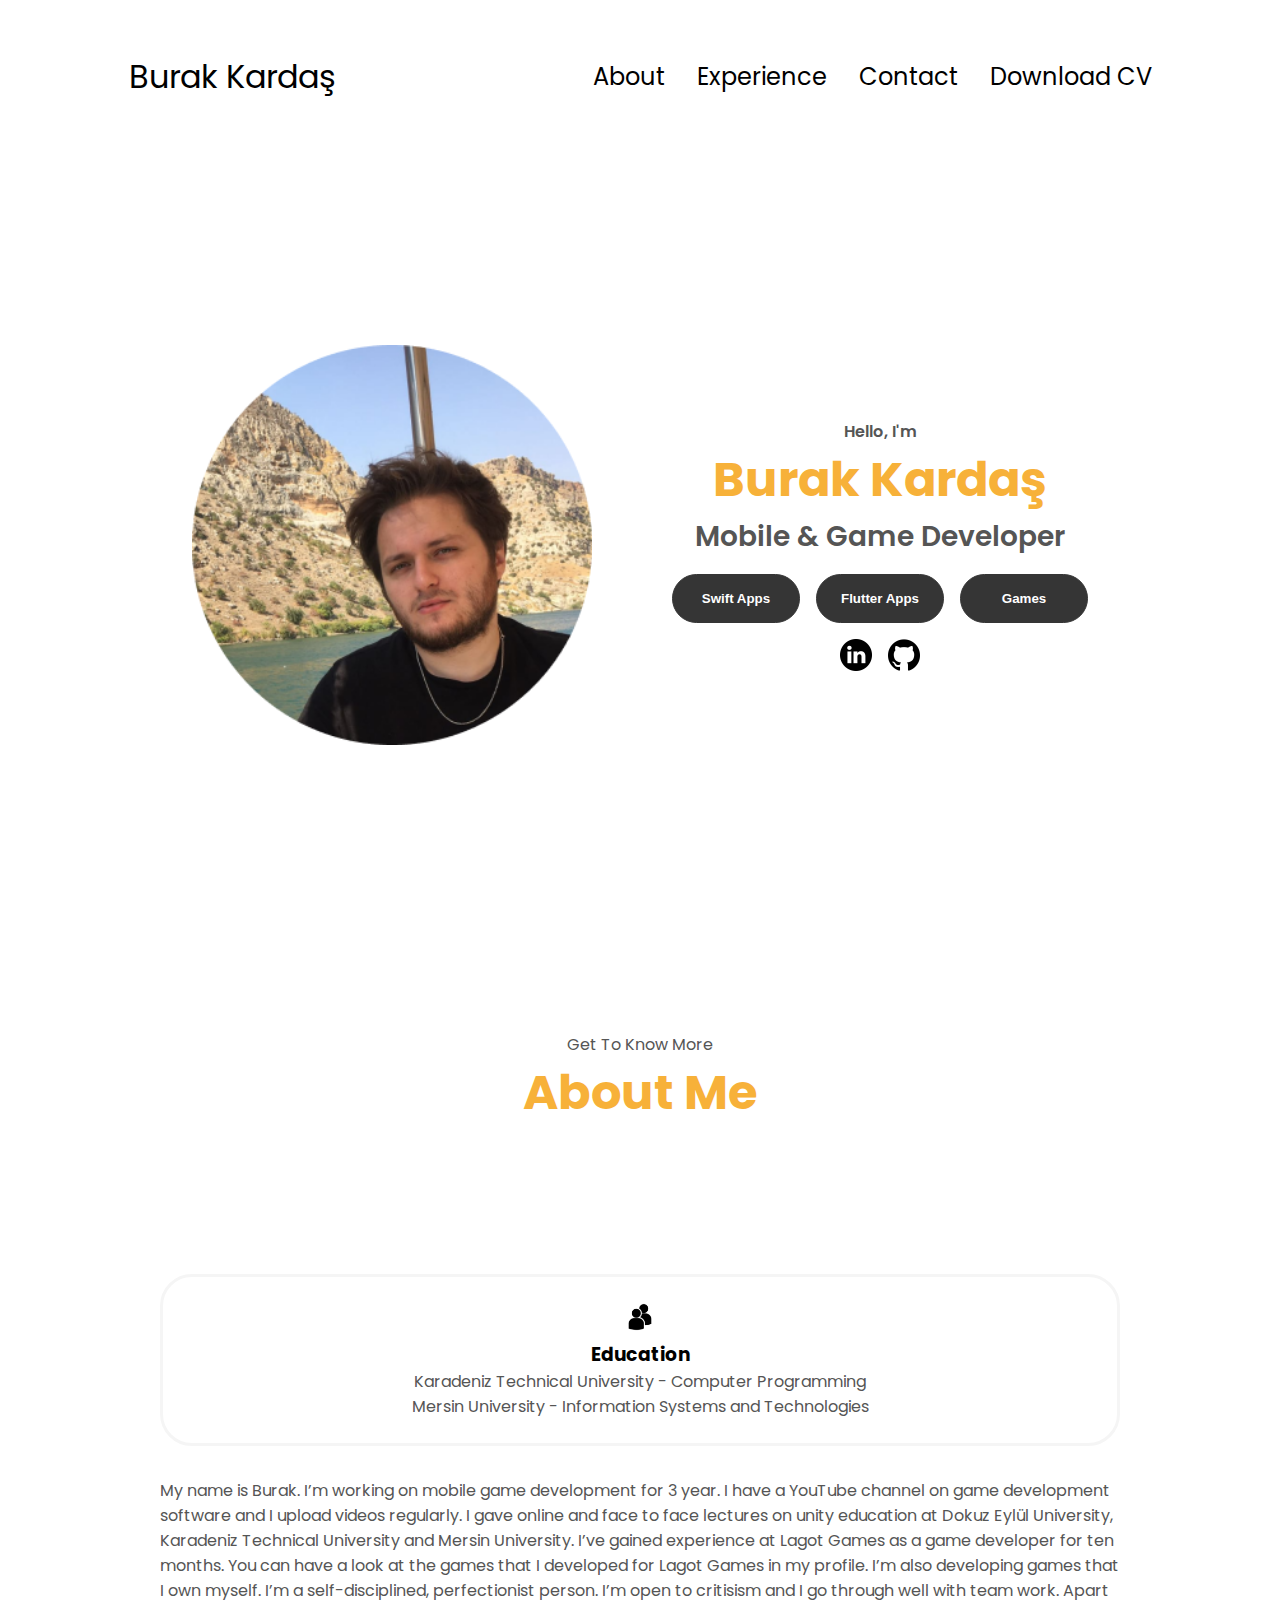
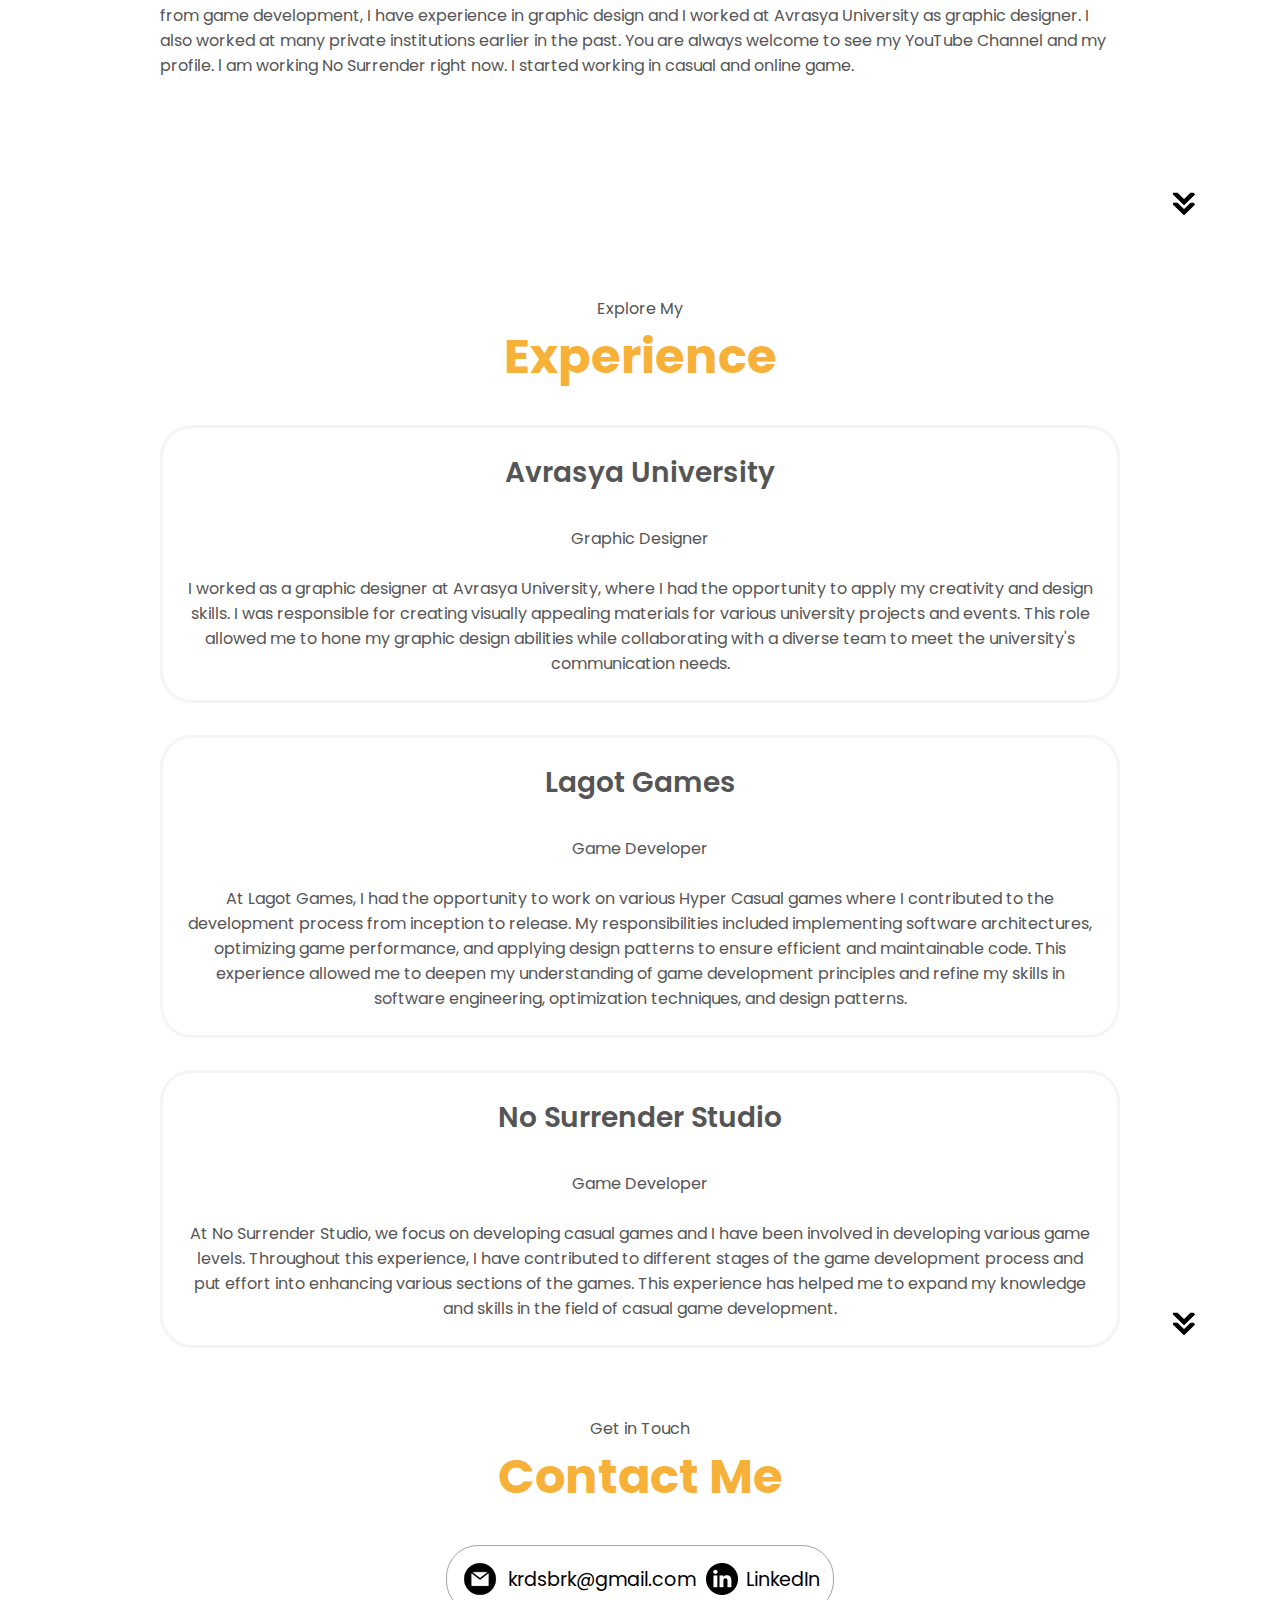
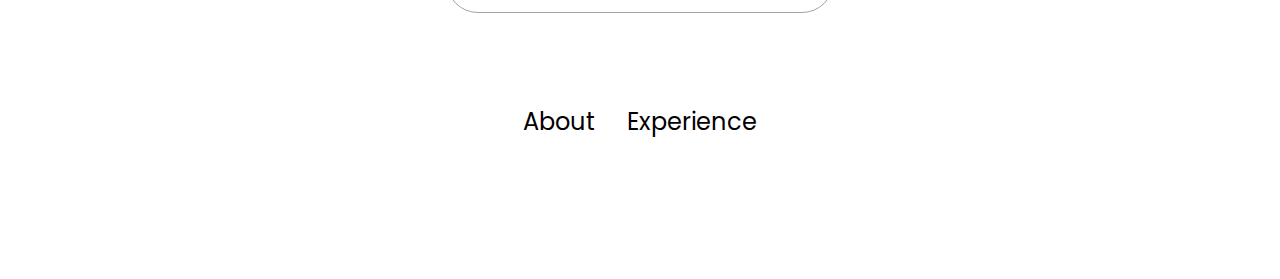
<file: index.html>
<!DOCTYPE html>
<html lang="en">

<head>
  <meta charset="UTF-8" />
  <meta http-equiv="X-UA-Compatible" content="IE=edge" />
  <meta name="viewport" content="width=device-width, initial-scale=1.0" />
  <title>My Portfolio</title>
  <link rel="stylesheet" href="./style/style.css" />
  <link rel="stylesheet" href="./style/mediaqueries.css" />
</head>

<body>
  <nav id="desktop-nav">
    <div class="logo">Burak Kardaş</div>
    <div>
      <ul class="nav-links">
        <li><a href="#about">About</a></li>
        <li><a href="#experience">Experience</a></li>
        <li><a href="#contact">Contact</a></li>
        <li><a href="" onclick="window.open('./assets/CV.pdf')">Download CV</a></li>
      </ul>
    </div>
  </nav>
  <nav id="hamburger-nav">
    <div class="logo">Burak Kardaş</div>
    <div class="hamburger-menu">
      <div class="hamburger-icon" onclick="toggleMenu()">
        <span></span>
        <span></span>
        <span></span>
      </div>
      <div class="menu-links">
        <li><a href="#about" onclick="toggleMenu()">About</a></li>
        <li><a href="#experience" onclick="toggleMenu()">Experience</a></li>
        <li><a href="#contact" onclick="toggleMenu()">Contact</a></li>
        <li><a href="" onclick="window.open('./assets/CV.pdf')">Download CV</a></li>
      </div>
    </div>
  </nav>
  <section id="profile">
    <div class="section__pic-container">
      <img src="./assets/profile-pic.png" alt="John Doe profile picture" />
    </div>
    <div class="section__text">
      <p class="section__text__p1">Hello, I'm</p>
      <h1 class="title">Burak Kardaş</h1>
      <p class="section__text__p2">Mobile & Game Developer</p>
      <div class="btn-container">
        <button class="btn btn-color-1" onclick="toggleMenu(
          location.href='./swift_apps.html')">
          Swift Apps
        </button>
        <button class="btn btn-color-1" onclick="toggleMenu(
          location.href='./flutter_apps.html')">
          Flutter Apps
        </button>
        <button class="btn btn-color-1" onclick="toggleMenu(
          location.href='./games.html')">
          Games
        </button>
      </div>
      <div id="socials-container">
        <img src="./assets/linkedin.png" alt="My LinkedIn profile" class="icon"
          onclick="location.href='https://www.linkedin.com/in/burak-k-770b4b161/'" />
        <img src="./assets/github.png" alt="My Github profile" class="icon"
          onclick="location.href='https://github.com/burakkardas'" />
      </div>
    </div>
  </section>
  <section id="about">
    <p class="section__text__p1">Get To Know More</p>
    <h1 class="title">About Me</h1>
    <div class="section-container">

      <div class="about-details-container">
        <div class="about-containers">
          <div class="details-container">
            <img src="./assets/education.png" alt="Education icon" class="icon" />
            <h3>Education</h3>
            <p>Karadeniz Technical University - Computer Programming</p>
            <p>Mersin University - Information Systems and Technologies</p>
          </div>
        </div>
        <div class="text-container">
          <p>
            My name is Burak. I’m working on mobile game development for 3 year. I have a YouTube channel on game
            development software and I upload videos regularly. I gave online and face to face lectures on unity
            education at Dokuz Eylül University, Karadeniz Technical University and Mersin University. I’ve gained
            experience at Lagot Games as a game developer for ten months. You can have a look at the games that I
            developed for Lagot Games in my profile. I’m also developing games that I own myself. I’m a
            self-disciplined, perfectionist person. I’m open to critisism and I go through well with team work. Apart
            from game development, I have experience in graphic design and I worked at Avrasya University as graphic
            designer. I also worked at many private institutions earlier in the past. You are always welcome to see my
            YouTube Channel and my profile. l am working No Surrender right now. I started working in casual and online
            game.
          </p>
        </div>
      </div>
    </div>
    <img src="./assets/arrow.png" alt="Arrow icon" class="icon arrow" onclick="location.href='./#experience'" />
  </section>
  <section id="experience">
    <p class="section__text__p1">Explore My</p>
    <h1 class="title">Experience</h1>
    <div class="experience-details-container">
      <div class="about-containers">
        <div class="details-container">
          <h2 class="experience-sub-title">Avrasya University</h2>
          <p>Graphic Designer</p>
          <br />
          <div class="article-container">
            <div class="about-details-container">
              <div class="text-container">
                <p style="text-align: center;">
                  I worked as a graphic designer at Avrasya University, where I
                  had the opportunity to apply my creativity and design skills. I was
                  responsible for creating visually appealing materials for various university
                  projects and events. This role allowed me to hone my graphic design
                  abilities while collaborating with a diverse team to meet the university's
                  communication needs.
                </p>
              </div>
            </div>
          </div>
        </div>
        <div class="details-container">
          <h2 class="experience-sub-title">Lagot Games</h2>
          <p>Game Developer</p>
          <br />
          <div class="article-container">
            <div class="about-details-container">
              <div class="text-container">
                <p style="text-align: center;">
                  At Lagot Games, I had the opportunity to work on various Hyper
                  Casual games where I contributed to the development process from inception
                  to release. My responsibilities included implementing software
                  architectures, optimizing game performance, and applying design patterns to
                  ensure efficient and maintainable code. This experience allowed me to deepen
                  my understanding of game development principles and refine my skills in
                  software engineering, optimization techniques, and design patterns.
                </p>
              </div>
            </div>
          </div>
        </div>
        <div class="details-container">
          <h2 class="experience-sub-title">No Surrender Studio</h2>
          <p>Game Developer</p>
          <br />
          <div class="article-container">
            <div class="about-details-container">
              <div class="text-container">
                <p style="text-align: center;">
                  At No Surrender Studio, we focus on developing casual games and
                  I have been involved in developing various game levels. Throughout this
                  experience, I have contributed to different stages of the game development
                  process and put effort into enhancing various sections of the games. This
                  experience has helped me to expand my knowledge and skills in the field of
                  casual game development.
                </p>
              </div>
            </div>
          </div>
        </div>
      </div>
    </div>
    <img src="./assets/arrow.png" alt="Arrow icon" class="icon arrow" onclick="location.href='./#projects'" />
  </section>
  <section id="contact">
    <p class="section__text__p1">Get in Touch</p>
    <h1 class="title">Contact Me</h1>
    <div class="contact-info-upper-container">
      <div class="contact-info-container">
        <img src="./assets/email.png" alt="Email icon" class="icon contact-icon email-icon" />
        <p><a href="mailto:krdsbrk@gmail.com">krdsbrk@gmail.com</a></p>
      </div>
      <div class="contact-info-container">
        <img src="./assets/linkedin.png" alt="LinkedIn icon" class="icon contact-icon" />
        <p><a href="https://www.linkedin.com/in/burak-k-770b4b161/">LinkedIn</a></p>
      </div>
    </div>
  </section>
  <footer>
    <nav>
      <div class="nav-links-container">
        <ul class="nav-links">
          <li><a href="#about">About</a></li>
          <li><a href="#experience">Experience</a></li>
        </ul>
      </div>
    </nav>
  </footer>
  <script src="./scripts/script.js"></script>
</body>

</html>
</file>
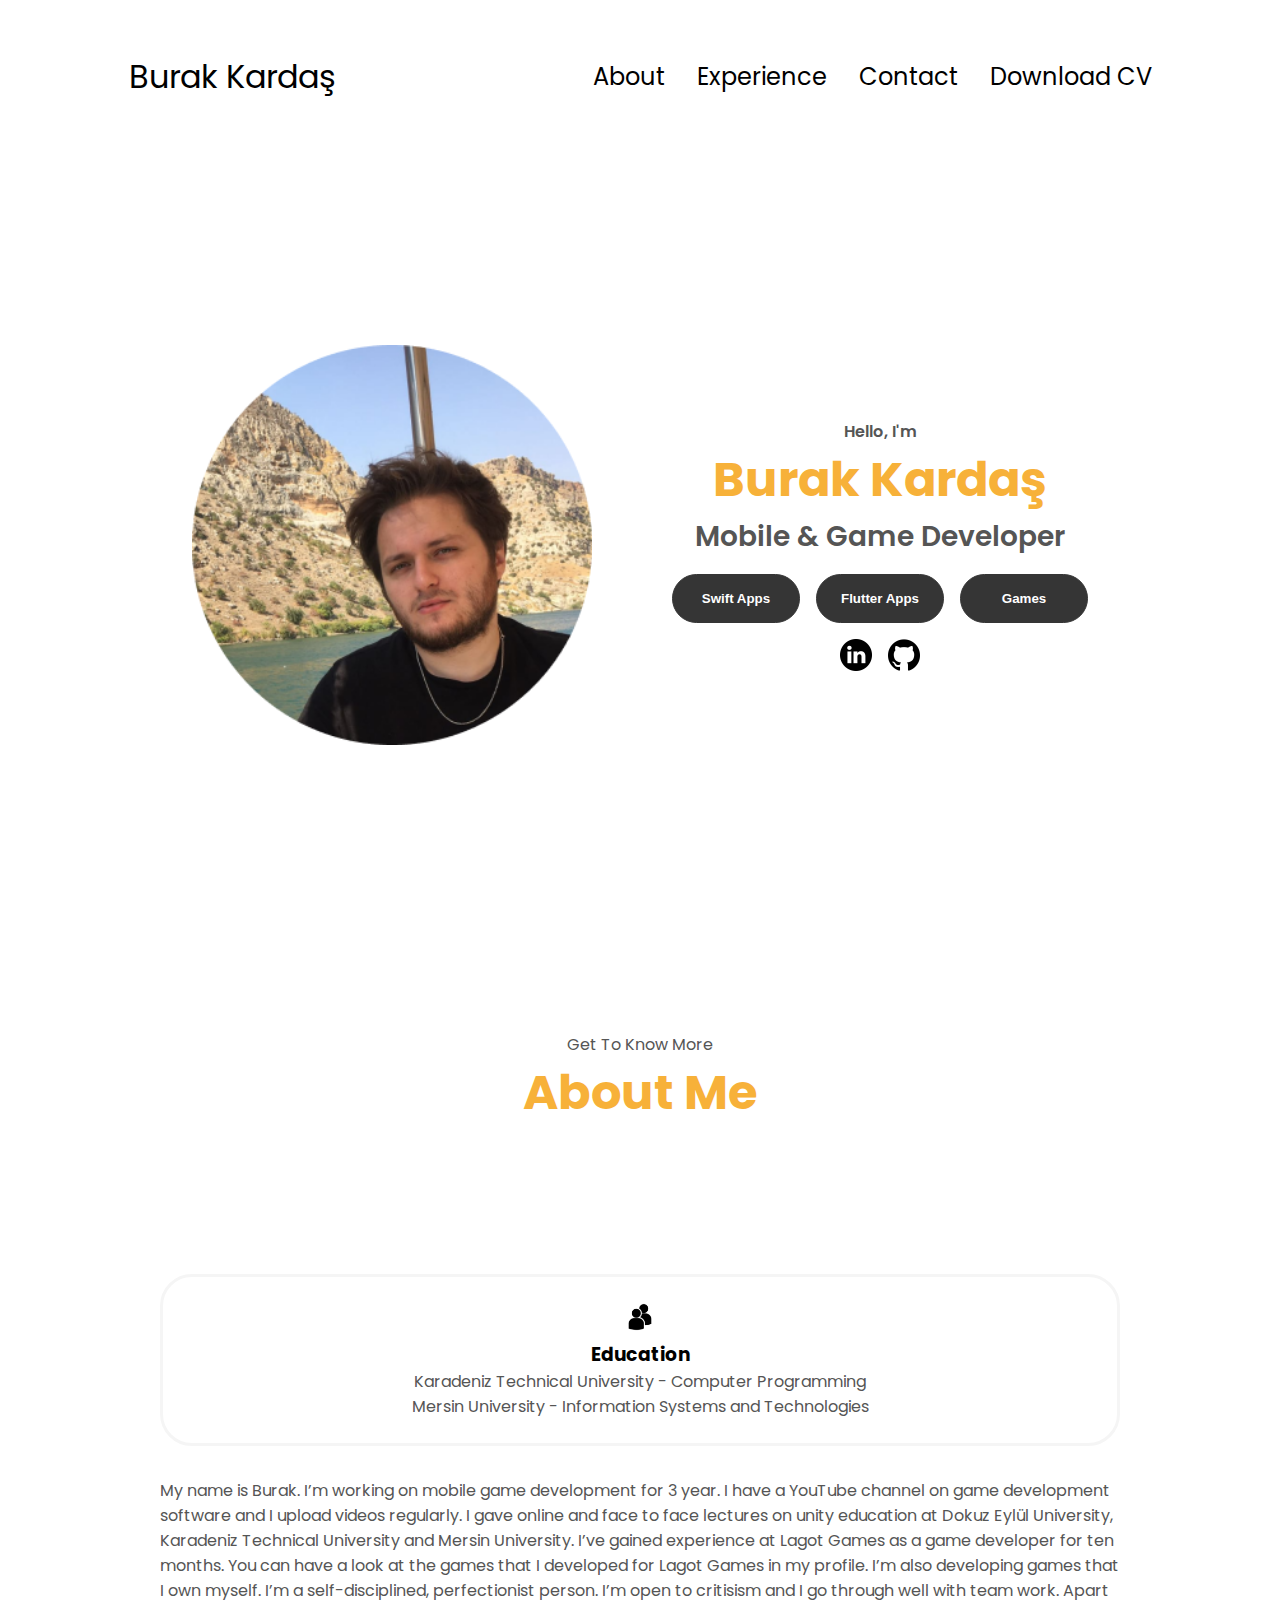
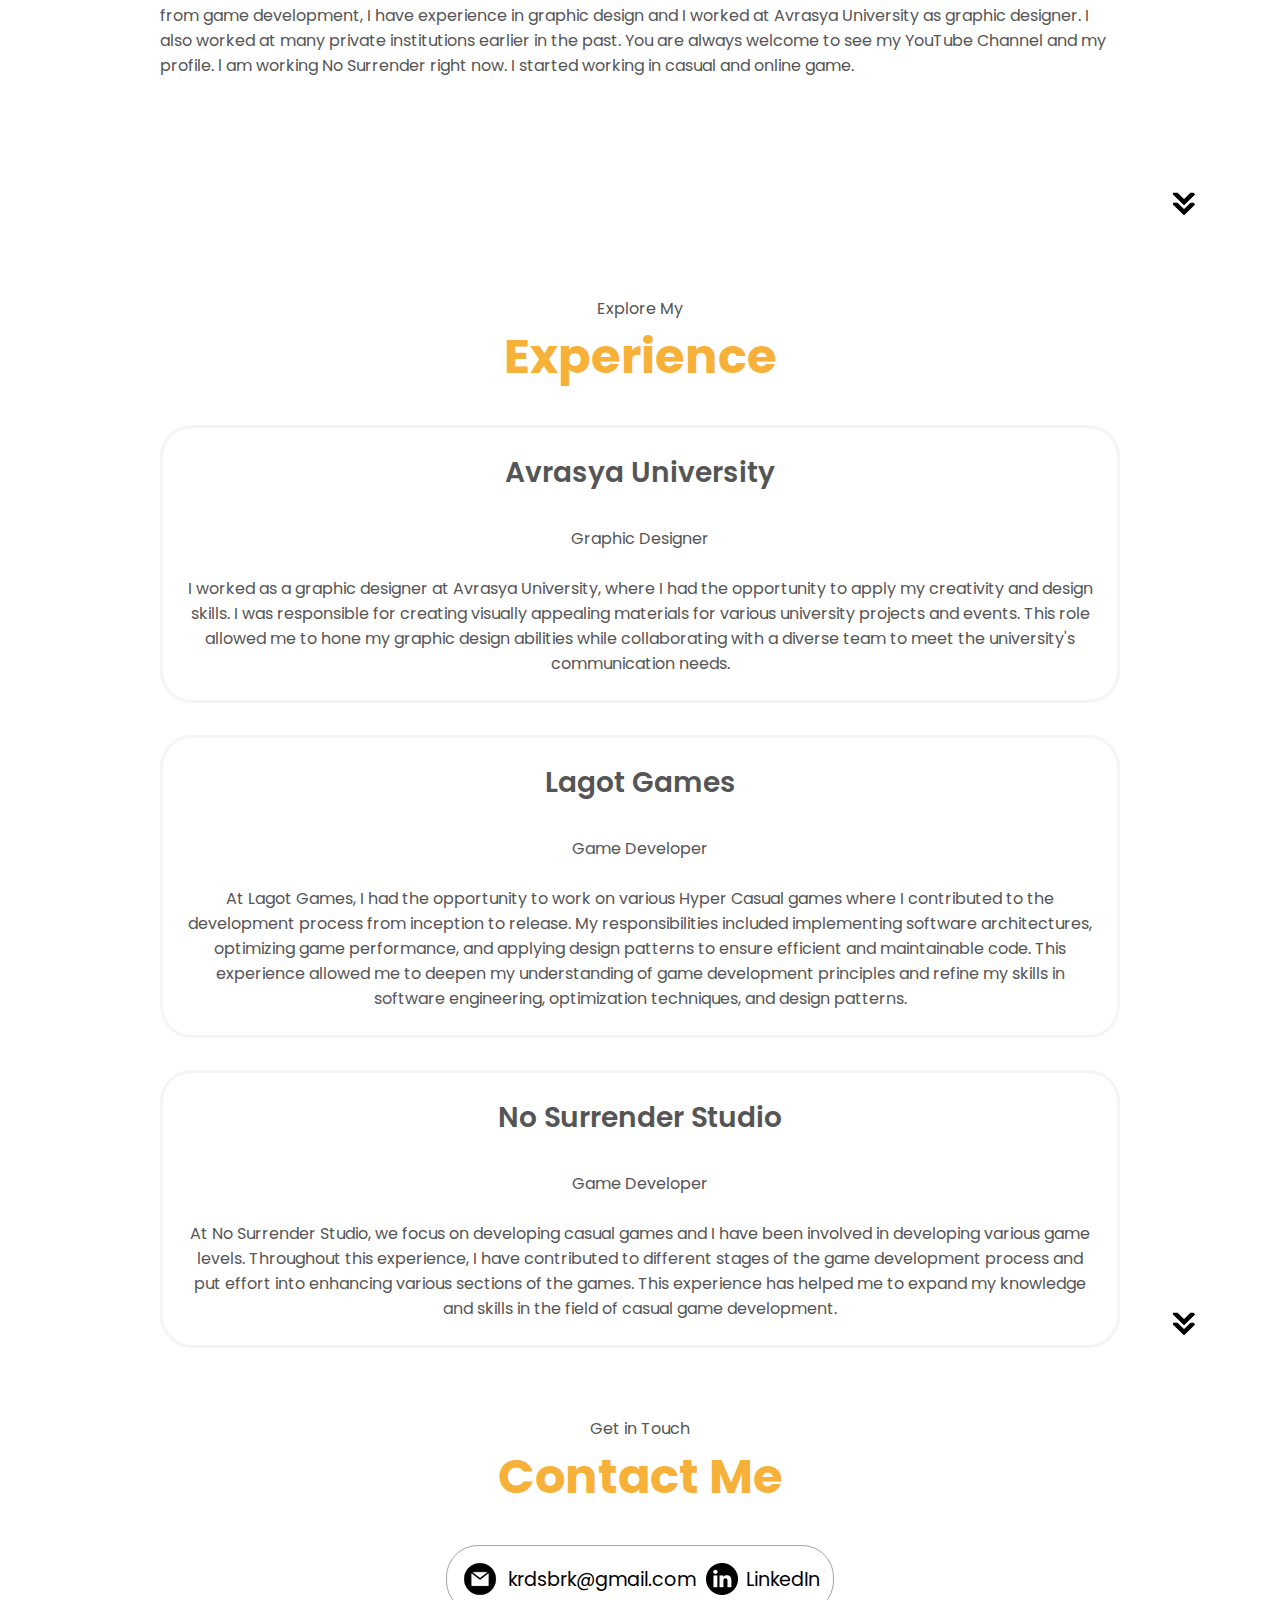
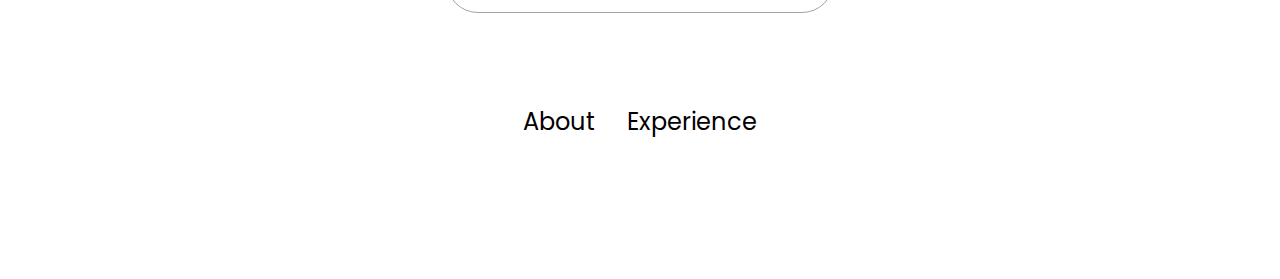
<file: pages/index.html>
<!DOCTYPE html>
<html lang="en">

<head>
  <meta charset="UTF-8" />
  <meta http-equiv="X-UA-Compatible" content="IE=edge" />
  <meta name="viewport" content="width=device-width, initial-scale=1.0" />
  <title>My Portfolio</title>
  <link rel="stylesheet" href="../style/style.css" />
  <link rel="stylesheet" href="../style/mediaqueries.css" />
</head>

<body>
  <nav id="desktop-nav">
    <div class="logo">Burak Kardaş</div>
    <div>
      <ul class="nav-links">
        <li><a href="#about">About</a></li>
        <li><a href="#experience">Experience</a></li>
        <li><a href="#contact">Contact</a></li>
        <li><a href="" onclick="window.open('../assets/CV.pdf')">Download CV</a></li>
      </ul>
    </div>
  </nav>
  <nav id="hamburger-nav">
    <div class="logo">Burak Kardaş</div>
    <div class="hamburger-menu">
      <div class="hamburger-icon" onclick="toggleMenu()">
        <span></span>
        <span></span>
        <span></span>
      </div>
      <div class="menu-links">
        <li><a href="#about" onclick="toggleMenu()">About</a></li>
        <li><a href="#experience" onclick="toggleMenu()">Experience</a></li>
        <li><a href="#contact" onclick="toggleMenu()">Contact</a></li>
        <li><a href="" onclick="window.open('../assets/CV.pdf')">Download CV</a></li>
      </div>
    </div>
  </nav>
  <section id="profile">
    <div class="section__pic-container">
      <img src="../assets/profile-pic.png" alt="John Doe profile picture" />
    </div>
    <div class="section__text">
      <p class="section__text__p1">Hello, I'm</p>
      <h1 class="title">Burak Kardaş</h1>
      <p class="section__text__p2">Mobile & Game Developer</p>
      <div class="btn-container">
        <button class="btn btn-color-1" onclick="toggleMenu(
          location.href='./swift_apps.html')">
          Swift Apps
        </button>
        <button class="btn btn-color-1" onclick="toggleMenu(
          location.href='./flutter_apps.html')">
          Flutter Apps
        </button>
        <button class="btn btn-color-1" onclick="toggleMenu(
          location.href='./games.html')">
          Games
        </button>
      </div>
      <div id="socials-container">
        <img src="../assets/linkedin.png" alt="My LinkedIn profile" class="icon"
          onclick="location.href='https://www.linkedin.com/in/burak-k-770b4b161/'" />
        <img src="../assets/github.png" alt="My Github profile" class="icon"
          onclick="location.href='https://github.com/burakkardas'" />
      </div>
    </div>
  </section>
  <section id="about">
    <p class="section__text__p1">Get To Know More</p>
    <h1 class="title">About Me</h1>
    <div class="section-container">

      <div class="about-details-container">
        <div class="about-containers">
          <div class="details-container">
            <img src="../assets/education.png" alt="Education icon" class="icon" />
            <h3>Education</h3>
            <p>Karadeniz Technical University - Computer Programming</p>
            <p>Mersin University - Information Systems and Technologies</p>
          </div>
        </div>
        <div class="text-container">
          <p>
            My name is Burak. I’m working on mobile game development for 3 year. I have a YouTube channel on game
            development software and I upload videos regularly. I gave online and face to face lectures on unity
            education at Dokuz Eylül University, Karadeniz Technical University and Mersin University. I’ve gained
            experience at Lagot Games as a game developer for ten months. You can have a look at the games that I
            developed for Lagot Games in my profile. I’m also developing games that I own myself. I’m a
            self-disciplined, perfectionist person. I’m open to critisism and I go through well with team work. Apart
            from game development, I have experience in graphic design and I worked at Avrasya University as graphic
            designer. I also worked at many private institutions earlier in the past. You are always welcome to see my
            YouTube Channel and my profile. l am working No Surrender right now. I started working in casual and online
            game.
          </p>
        </div>
      </div>
    </div>
    <img src="../assets/arrow.png" alt="Arrow icon" class="icon arrow" onclick="location.href='./#experience'" />
  </section>
  <section id="experience">
    <p class="section__text__p1">Explore My</p>
    <h1 class="title">Experience</h1>
    <div class="experience-details-container">
      <div class="about-containers">
        <div class="details-container">
          <h2 class="experience-sub-title">Avrasya University</h2>
          <p>Graphic Designer</p>
          <br />
          <div class="article-container">
            <div class="about-details-container">
              <div class="text-container">
                <p style="text-align: center;">
                  I worked as a graphic designer at Avrasya University, where I
                  had the opportunity to apply my creativity and design skills. I was
                  responsible for creating visually appealing materials for various university
                  projects and events. This role allowed me to hone my graphic design
                  abilities while collaborating with a diverse team to meet the university's
                  communication needs.
                </p>
              </div>
            </div>
          </div>
        </div>
        <div class="details-container">
          <h2 class="experience-sub-title">Lagot Games</h2>
          <p>Game Developer</p>
          <br />
          <div class="article-container">
            <div class="about-details-container">
              <div class="text-container">
                <p style="text-align: center;">
                  At Lagot Games, I had the opportunity to work on various Hyper
                  Casual games where I contributed to the development process from inception
                  to release. My responsibilities included implementing software
                  architectures, optimizing game performance, and applying design patterns to
                  ensure efficient and maintainable code. This experience allowed me to deepen
                  my understanding of game development principles and refine my skills in
                  software engineering, optimization techniques, and design patterns.
                </p>
              </div>
            </div>
          </div>
        </div>
        <div class="details-container">
          <h2 class="experience-sub-title">No Surrender Studio</h2>
          <p>Game Developer</p>
          <br />
          <div class="article-container">
            <div class="about-details-container">
              <div class="text-container">
                <p style="text-align: center;">
                  At No Surrender Studio, we focus on developing casual games and
                  I have been involved in developing various game levels. Throughout this
                  experience, I have contributed to different stages of the game development
                  process and put effort into enhancing various sections of the games. This
                  experience has helped me to expand my knowledge and skills in the field of
                  casual game development.
                </p>
              </div>
            </div>
          </div>
        </div>
      </div>
    </div>
    <img src="../assets/arrow.png" alt="Arrow icon" class="icon arrow" onclick="location.href='./#projects'" />
  </section>
  <section id="contact">
    <p class="section__text__p1">Get in Touch</p>
    <h1 class="title">Contact Me</h1>
    <div class="contact-info-upper-container">
      <div class="contact-info-container">
        <img src="../assets/email.png" alt="Email icon" class="icon contact-icon email-icon" />
        <p><a href="mailto:krdsbrk@gmail.com">krdsbrk@gmail.com</a></p>
      </div>
      <div class="contact-info-container">
        <img src="../assets/linkedin.png" alt="LinkedIn icon" class="icon contact-icon" />
        <p><a href="https://www.linkedin.com/in/burak-k-770b4b161/">LinkedIn</a></p>
      </div>
    </div>
  </section>
  <footer>
    <nav>
      <div class="nav-links-container">
        <ul class="nav-links">
          <li><a href="#about">About</a></li>
          <li><a href="#experience">Experience</a></li>
        </ul>
      </div>
    </nav>
  </footer>
  <script src="../scripts/script.js"></script>
</body>

</html>
</file>
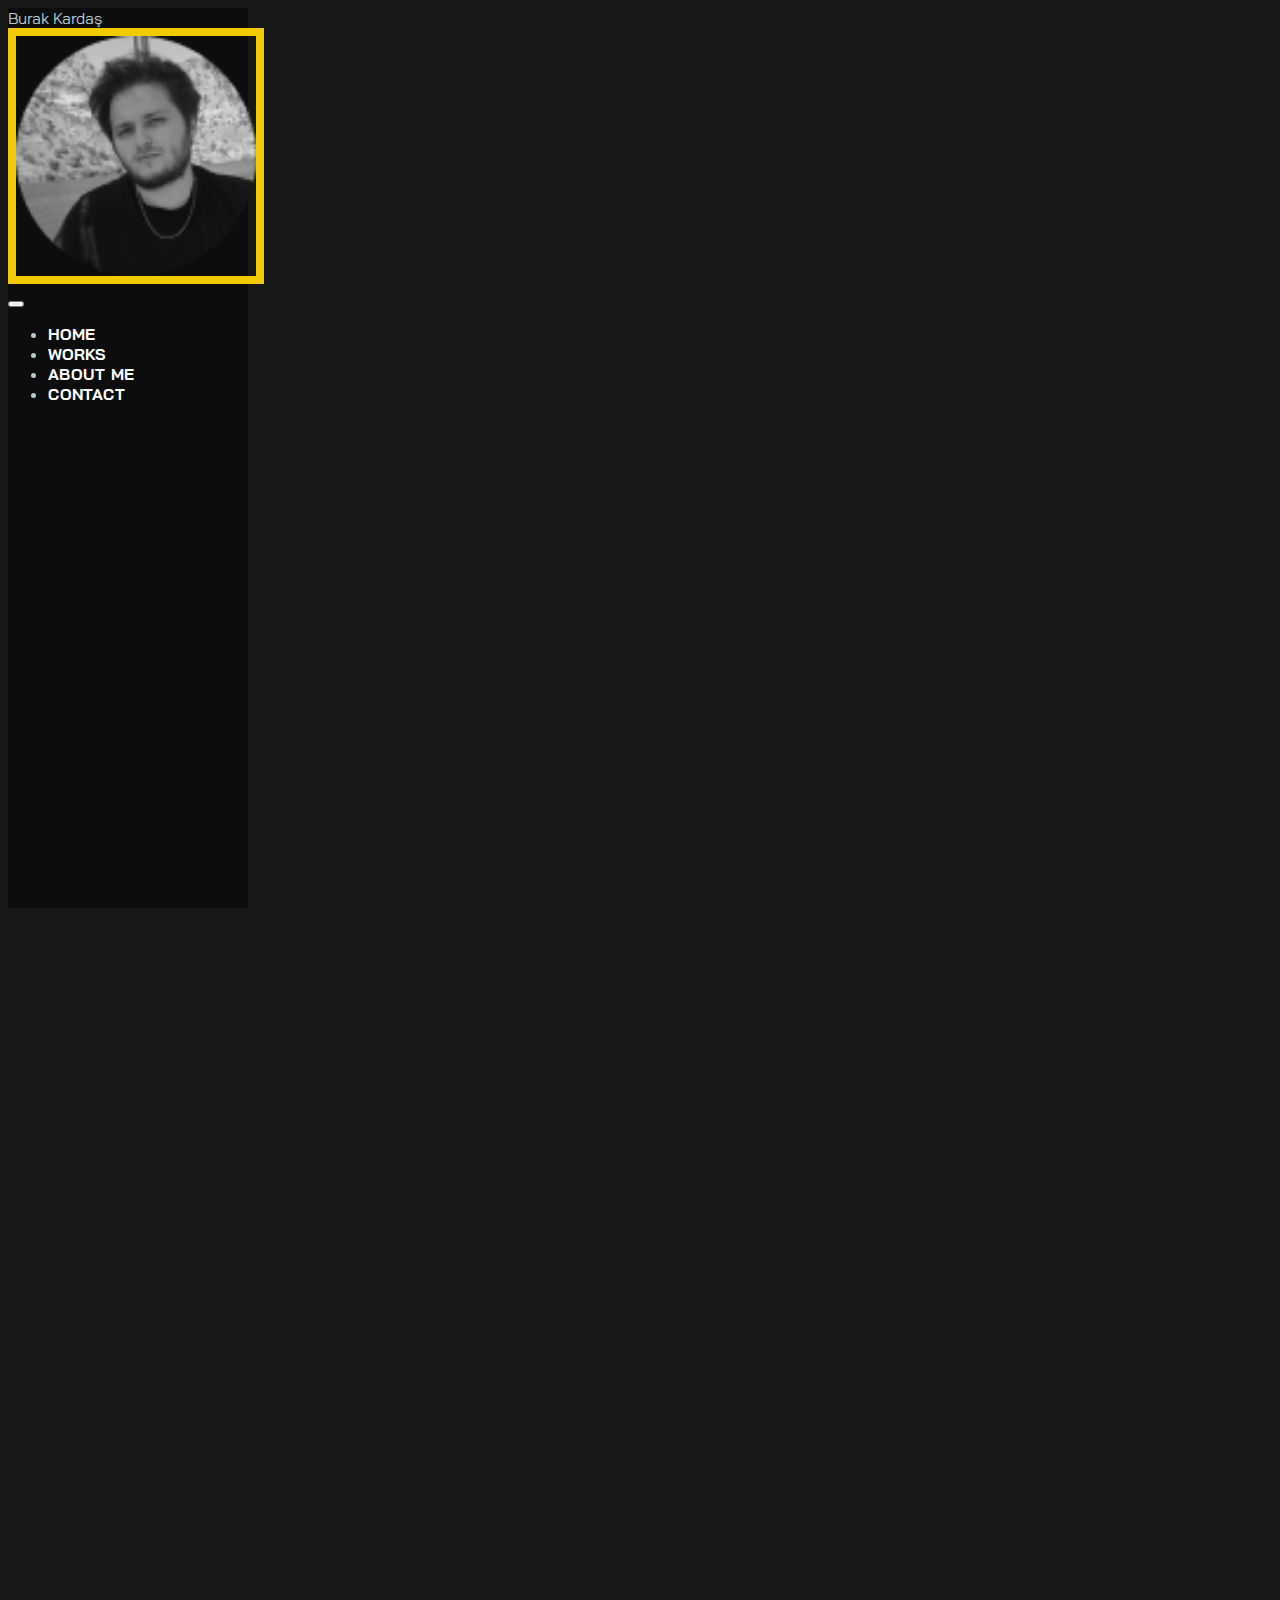
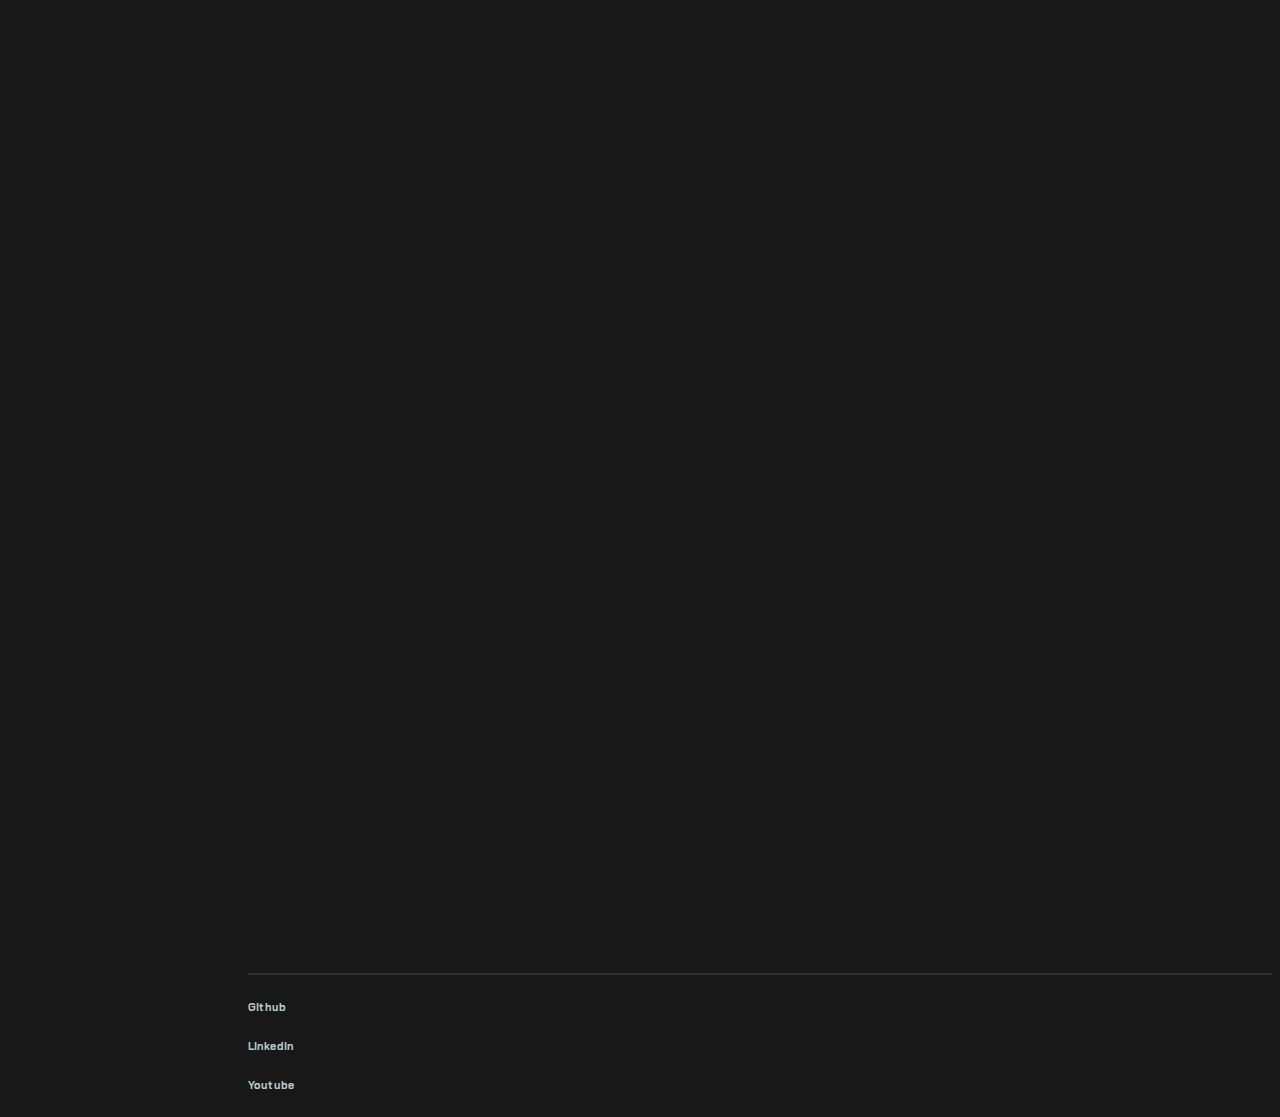
<file: Portfolio/index.html>
<!doctype html>
<html lang="en">

<head>
    <meta charset="utf-8">
    <meta name="viewport" content="width=device-width, initial-scale=1">
    <title>Burak Kardaş</title>
    <link href="https://cdn.jsdelivr.net/npm/bootstrap@5.3.2/dist/css/bootstrap.min.css" rel="stylesheet"
        integrity="sha384-T3c6CoIi6uLrA9TneNEoa7RxnatzjcDSCmG1MXxSR1GAsXEV/Dwwykc2MPK8M2HN" crossorigin="anonymous">
    <link rel="stylesheet" type="text/css" href="css/main.css">
    <link rel="stylesheet" type="text/css" href="css/aos.css">
</head>

<body>

    <body data-bs-spy="scroll" data-bs-target=".navbar">

        <!-- NAVBAR -->
        <nav class="navbar navbar-expand-lg navbar-dark fixed-top">
            <div class="container flex-lg-column">
                <a class="navbar-brand mx-lg-auto mb-lg-4" href="#">
                    <span class="h3 fw-bold d-block d-lg-none">Burak Kardaş</span>
                    <img src="images/profile.png" class="d-none d-lg-block rounded-circle" alt="">
                </a>
                <button class="navbar-toggler" type="button" data-bs-toggle="collapse" data-bs-target="#navbarNav"
                    aria-controls="navbarNav" aria-expanded="false" aria-label="Toggle navigation">
                    <span class="navbar-toggler-icon"></span>
                </button>
                <div class="collapse navbar-collapse" id="navbarNav">
                    <ul class="navbar-nav ms-auto flex-lg-column text-lg-center">

                        <li class="nav-item">
                            <a class="nav-link" href="#home">Home</a>
                        </li>
                        <li class="nav-item">
                            <a class="nav-link" href="works.html">Works</a>
                        </li>
                        <li class="nav-item">
                            <a class="nav-link" href="#about">About Me</a>
                        </li>
                        <li class="nav-item">
                            <a class="nav-link" href="#contact">Contact</a>
                        </li>
                    </ul>
                </div>
            </div>
        </nav>
        <!-- //NAVBAR -->

        <!-- CONTENT WRAPPER -->
        <div id="content-wrapper">

            <!-- HOME -->
            <section id="home" class="full-height px-lg-5">

                <div class="container">
                    <div class="row">
                        <div class="col-lg-10">
                            <h1 class="display-4 fw-bold" data-aos="fade-up">I'M A <span class="text-brand">UNITY GAME
                                    DEVELOPER</span></h1>
                            <p class="lead mt-2 mb-4" data-aos="fade-up" data-aos-delay="300">Hello, I'm <span
                                    class="text-brand">Burak Kardaş</span>.
                                As a Unity game developer, I specialize in crafting high-performance and enjoyable
                                experiences, producing conversion-focused projects.</p>
                            <div data-aos="fade-up" data-aos-delay="600">
                                <a href="works.html" class="btn btn-brand me-3">Explore My Work</a>
                            </div>
                        </div>
                    </div>
                </div>

            </section>
            <!-- //HOME -->

            <!-- 
            <section id="services" class="full-height px-lg-5">
                <div class="container">

                    <div class="row pb-4" data-aos="fade-up">
                        <div class="col-lg-8">
                            <h6 class="text-brand">SERVICES</h6>
                            <h1>Services That I Provide</h1>
                        </div>
                    </div>

                    <div class="row gy-4">

                        <div class="col-md-4" data-aos="fade-up">
                            <div class="service p-4 bg-base rounded-4 shadow-effect">
                                <div class="iconbox rounded-4">
                                    <i class="las la-feather"></i>
                                </div>
                                <h5 class="mt-4 mb-2">UX Design</h5>
                                <p>I craft high-performing and delightful experiences tailored and conversion-focused
                                </p>
                                <a href="#" class="link-custom">Read More</a>
                            </div>
                        </div>

                        <div class="col-md-4" data-aos="fade-up" data-aos-delay="300">
                            <div class="service p-4 bg-base rounded-4 shadow-effect">
                                <div class="iconbox rounded-4">
                                    <i class="las la-pencil-ruler"></i>
                                </div>
                                <h5 class="mt-4 mb-2">Branding</h5>
                                <p>I craft high-performing and delightful experiences tailored and conversion-focused
                                </p>
                                <a href="#" class="link-custom">Read More</a>
                            </div>
                        </div>

                        <div class="col-md-4" data-aos="fade-up" data-aos-delay="600">
                            <div class="service p-4 bg-base rounded-4 shadow-effect">
                                <div class="iconbox rounded-4">
                                    <i class="las la-laptop-code"></i>
                                </div>
                                <h5 class="mt-4 mb-2">Web Designing</h5>
                                <p>I craft high-performing and delightful experiences tailored and conversion-focused
                                </p>
                                <a href="#" class="link-custom">Read More</a>
                            </div>
                        </div>

                    </div>

                </div>
            </section>
            -->




            <!-- ABOUT -->
            <section id="about" class="full-height px-lg-5">
                <div class="container">

                    <div class="row pb-4" data-aos="fade-up">
                        <div class="col-lg-8">
                            <h6 class="text-brand">ABOUT</h6>
                            <h1>My Experiance & Education</h1>
                        </div>
                    </div>

                    <div class="row gy-5">
                        <div class="col-lg-6">

                            <h3 class="mb-4" data-aos="fade-up" data-aos-delay="300">Experiance</h3>
                            <div class="row gy-4">

                                <div class="col-12" data-aos="fade-up" data-aos-delay="600">
                                    <div class="bg-base p-4 rounded-4 shadow-effect">
                                        <h4>Avrasya University</h4>
                                        <p class="text-brand mb-2">Graphic Designer</p>
                                        <p class="mb-0">I worked as a graphic designer at Avrasya University, where I
                                            had the opportunity to apply my creativity and design skills. I was
                                            responsible for creating visually appealing materials for various university
                                            projects and events. This role allowed me to hone my graphic design
                                            abilities while collaborating with a diverse team to meet the university's
                                            communication needs.</p>
                                    </div>
                                </div>

                                <div class="col-12" data-aos="fade-up" data-aos-delay="600">
                                    <div class="bg-base p-4 rounded-4 shadow-effect">
                                        <h4>Lagot Games</h4>
                                        <p class="text-brand mb-2">Game Developer</p>
                                        <p class="mb-0">At Lagot Games, I had the opportunity to work on various Hyper
                                            Casual games where I contributed to the development process from inception
                                            to release. My responsibilities included implementing software
                                            architectures, optimizing game performance, and applying design patterns to
                                            ensure efficient and maintainable code. This experience allowed me to deepen
                                            my understanding of game development principles and refine my skills in
                                            software engineering, optimization techniques, and design patterns.</p>
                                    </div>
                                </div>

                                <div class="col-12" data-aos="fade-up" data-aos-delay="600">
                                    <div class="bg-base p-4 rounded-4 shadow-effect">
                                        <h4>No Surrender Studio</h4>
                                        <p class="text-brand mb-2">Game Developer</p>
                                        <p class="mb-0">At No Surrender Studio, we focus on developing casual games and
                                            I have been involved in developing various game levels. Throughout this
                                            experience, I have contributed to different stages of the game development
                                            process and put effort into enhancing various sections of the games. This
                                            experience has helped me to expand my knowledge and skills in the field of
                                            casual game development.</p>
                                    </div>
                                </div>

                            </div>

                        </div>

                        <div class="col-lg-6">

                            <h3 class="mb-4" data-aos="fade-up" data-aos-delay="300">Education</h3>
                            <div class="row gy-4">

                                <div class="col-12" data-aos="fade-up" data-aos-delay="600">
                                    <div class="bg-base p-4 rounded-4 shadow-effect">
                                        <h4>Karadeniz Technical University</h4>
                                        <p class="text-brand mb-2">2018 - 2020</p>
                                        <p class="mb-0">I had the opportunity to acquire fundamental computer
                                            programming skills. I focused particularly on algorithms, data structures,
                                            and software development.</p>
                                    </div>
                                </div>

                                <div class="col-12" data-aos="fade-up" data-aos-delay="600">
                                    <div class="bg-base p-4 rounded-4 shadow-effect">
                                        <h4>Mersin University</h4>
                                        <p class="text-brand mb-2">2021 - 2024</p>
                                        <p class="mb-0">This program provided me with a comprehensive perspective,
                                            allowing me to delve into areas such as information technology, knowledge
                                            management, and network technologies. I had the opportunity to reinforce
                                            theoretical knowledge with practical applications.</p>
                                    </div>
                                </div>
                            </div>

                        </div>

                    </div>

                </div>
            </section>
            <!-- //ABOUT -->

            <!--
            
            <section id="reviews" class="full-height px-lg-5">
                <div class="container">

                    <div class="row pb-4" data-aos="fade-up">
                        <div class="col-lg-8">
                            <h6 class="text-brand">REVIEWS</h6>
                            <h1>What our subscribers say</h1>
                        </div>
                    </div>

                    <div class="row gy-4">

                        <div class="col-md-4" data-aos="fade-up">

                            <div class="review shadow-effect bg-base p-4 rounded-4">
                                <div class="text-brand h5">
                                    <i class="las la-star"></i>
                                    <i class="las la-star"></i>
                                    <i class="las la-star"></i>
                                    <i class="las la-star"></i>
                                    <i class="las la-star"></i>
                                </div>
                                <p class="my-3">Lorem ipsum dolor sit amet consectetur, adipisicing elit. Vel quae
                                    facilis fugiat molestias ab illum excepturi, qui optio modi asperiores, delectus
                                    maiores!</p>
                                <div class="person">
                                    <h5 class="mb-0">Jon Doe</h5>
                                    <p class="mb-0">Twitter</p>
                                </div>
                            </div>

                        </div>

                        <div class="col-md-4" data-aos="fade-up" data-aos-delay="300">

                            <div class="review shadow-effect bg-base p-4 rounded-4">
                                <div class="text-brand h5">
                                    <i class="las la-star"></i>
                                    <i class="las la-star"></i>
                                    <i class="las la-star"></i>
                                    <i class="las la-star"></i>
                                    <i class="las la-star"></i>
                                </div>
                                <p class="my-3">Lorem ipsum dolor sit amet consectetur, adipisicing elit. Vel quae
                                    facilis fugiat molestias ab illum excepturi, qui optio modi asperiores, delectus
                                    maiores!</p>
                                <div class="person">
                                    <h5 class="mb-0">Jon Doe</h5>
                                    <p class="mb-0">Twitter</p>
                                </div>
                            </div>

                        </div>

                        <div class="col-md-4" data-aos="fade-up" data-aos-delay="600">

                            <div class="review shadow-effect bg-base p-4 rounded-4">
                                <div class="text-brand h5">
                                    <i class="las la-star"></i>
                                    <i class="las la-star"></i>
                                    <i class="las la-star"></i>
                                    <i class="las la-star"></i>
                                    <i class="las la-star"></i>
                                </div>
                                <p class="my-3">Lorem ipsum dolor sit amet consectetur, adipisicing elit. Vel quae
                                    facilis fugiat molestias ab illum excepturi, qui optio modi asperiores, delectus
                                    maiores!</p>
                                <div class="person">
                                    <h5 class="mb-0">Jon Doe</h5>
                                    <p class="mb-0">Twitter</p>
                                </div>
                            </div>

                        </div>

                    </div>

                </div>
            </section>
            -->




            <!-- CONTACT -->
            <section id="contact" class="full-height px-lg-5">
                <div class="container">

                    <div class="row justify-content-center text-center">
                        <div class="col-lg-8 pb-4" data-aos="fade-up">
                            <h6 class="text-brand">CONTACT</h6>
                            <h1>Interested in working together? Let's talk
                            </h1>
                        </div>

                        <div class="col-lg-8" data-aos="fade-up" data-aos-delay="300">
                            <form action="#" class="row g-lg-3 gy-3">
                                <div class="form-group col-md-6">
                                    <input type="text" class="form-control" placeholder="Enter your name">
                                </div>
                                <div class="form-group col-md-6">
                                    <input type="email" class="form-control" placeholder="Enter your email">
                                </div>
                                <div class="form-group col-12">
                                    <input type="text" class="form-control" placeholder="Enter subject">
                                </div>
                                <div class="form-group col-12">
                                    <textarea name="" rows="4" class="form-control"
                                        placeholder="Enter your message"></textarea>
                                </div>
                                <div class="form-group col-12 d-grid">
                                    <button type="submit" class="btn btn-brand">Contact me</button>
                                </div>
                            </form>
                        </div>
                    </div>


                </div>
            </section>
            <!-- //CONTACT -->

            <!-- FOOTER -->
            <footer class="py-5 px-lg-5">
                <div class="container">
                    <div class="row gy-4">
                        <div class="col-4 d-flex justify-content-center">
                            <h6><a href="https://github.com/burakkardas" target="_blank"
                                    style="background-color: transparent;">Github</a></h6>
                        </div>
                        <div class="col-4 d-flex justify-content-center">
                            <h6><a href="https://www.linkedin.com/in/burak-k-770b4b161/" target="_blank"
                                    style="background-color: transparent;">Linkedin</a></h6>
                        </div>
                        <div class="col-4 d-flex justify-content-center">
                            <h6><a href="https://www.youtube.com/channel/UCVWigLY9T2xjsfphojqiLhg" target="_blank"
                                    style="background-color: transparent;">Youtube</a></h6>
                        </div>
                    </div>
                </div>
            </footer>
            <!-- //FOOTER -->

        </div>
        <!-- //CONTENT WRAPPER -->



        <script src=" js/aos.js"></script>
        <script src="js/main.js"></script>
        <script src="https://cdn.jsdelivr.net/npm/bootstrap@5.3.2/dist/js/bootstrap.bundle.min.js"
            integrity="sha384-C6RzsynM9kWDrMNeT87bh95OGNyZPhcTNXj1NW7RuBCsyN/o0jlpcV8Qyq46cDfL"
            crossorigin="anonymous"></script>
    </body>

</body>

</html>
</file>
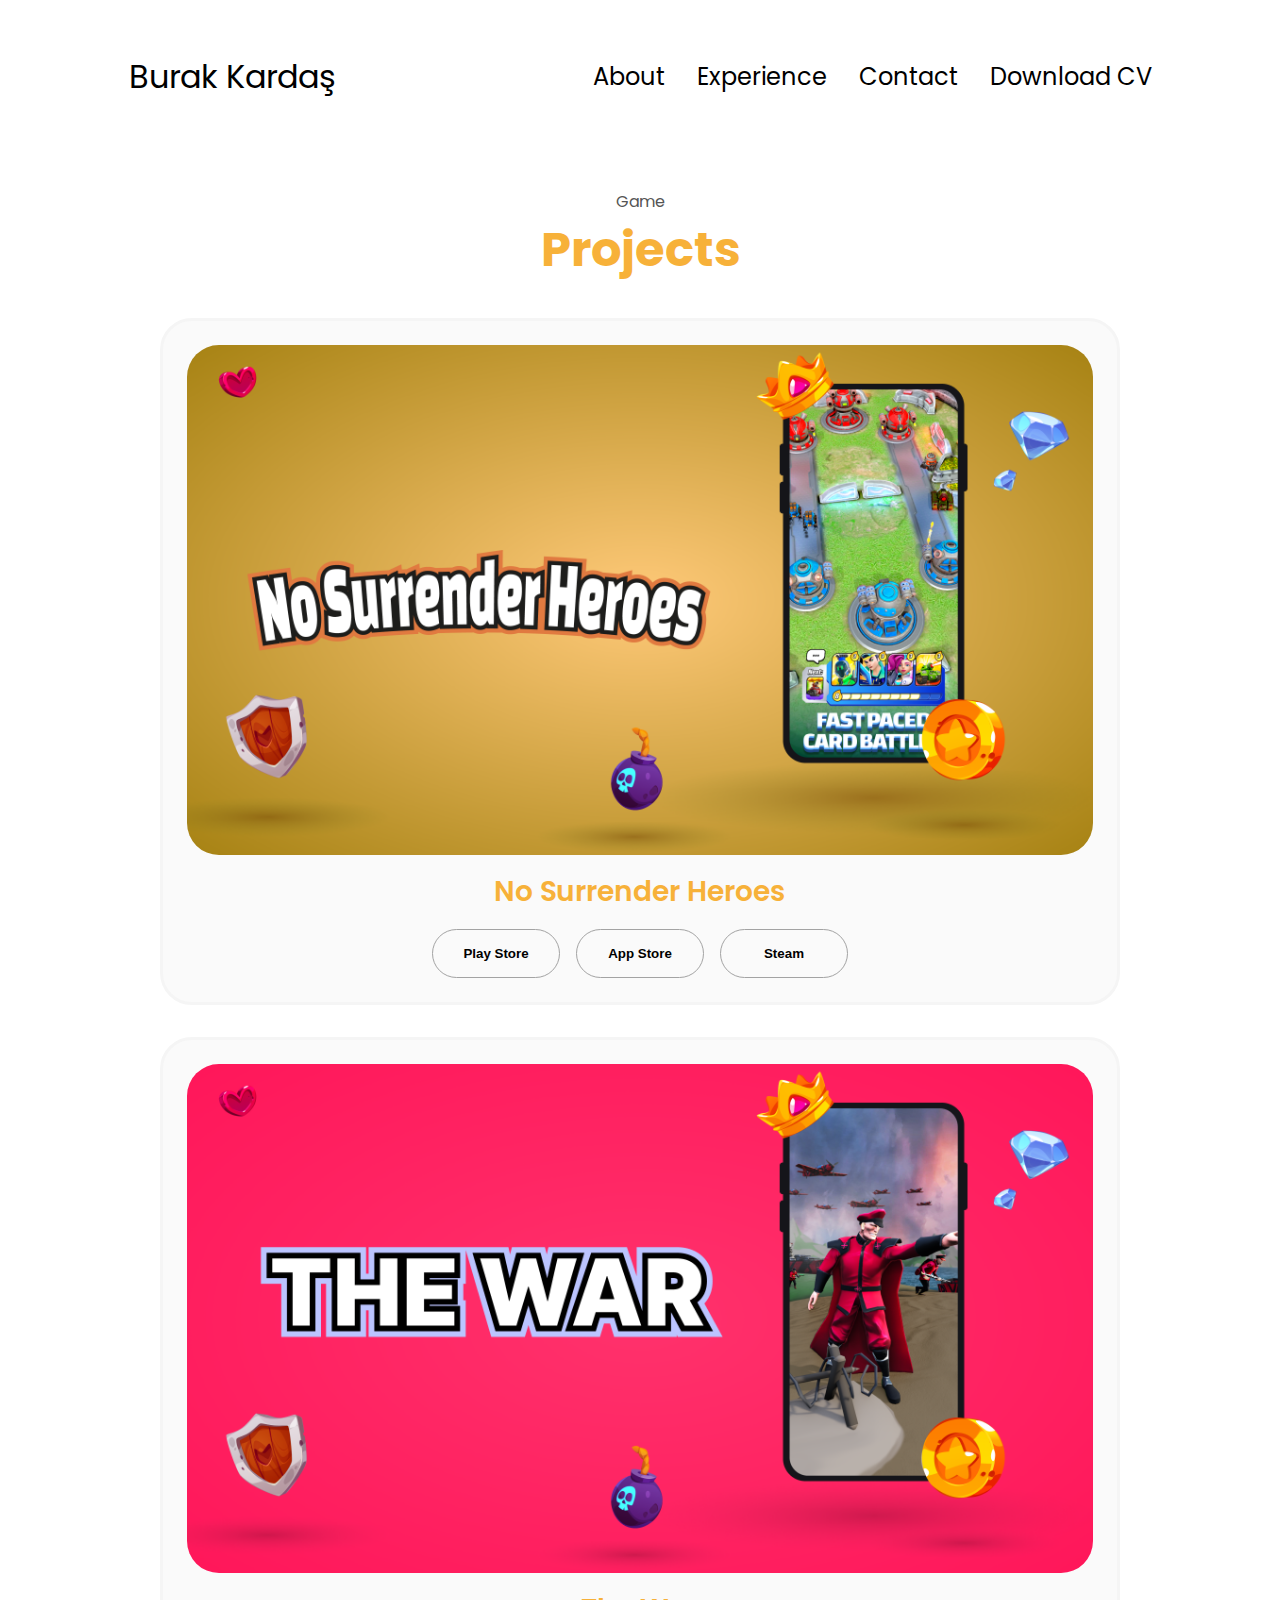
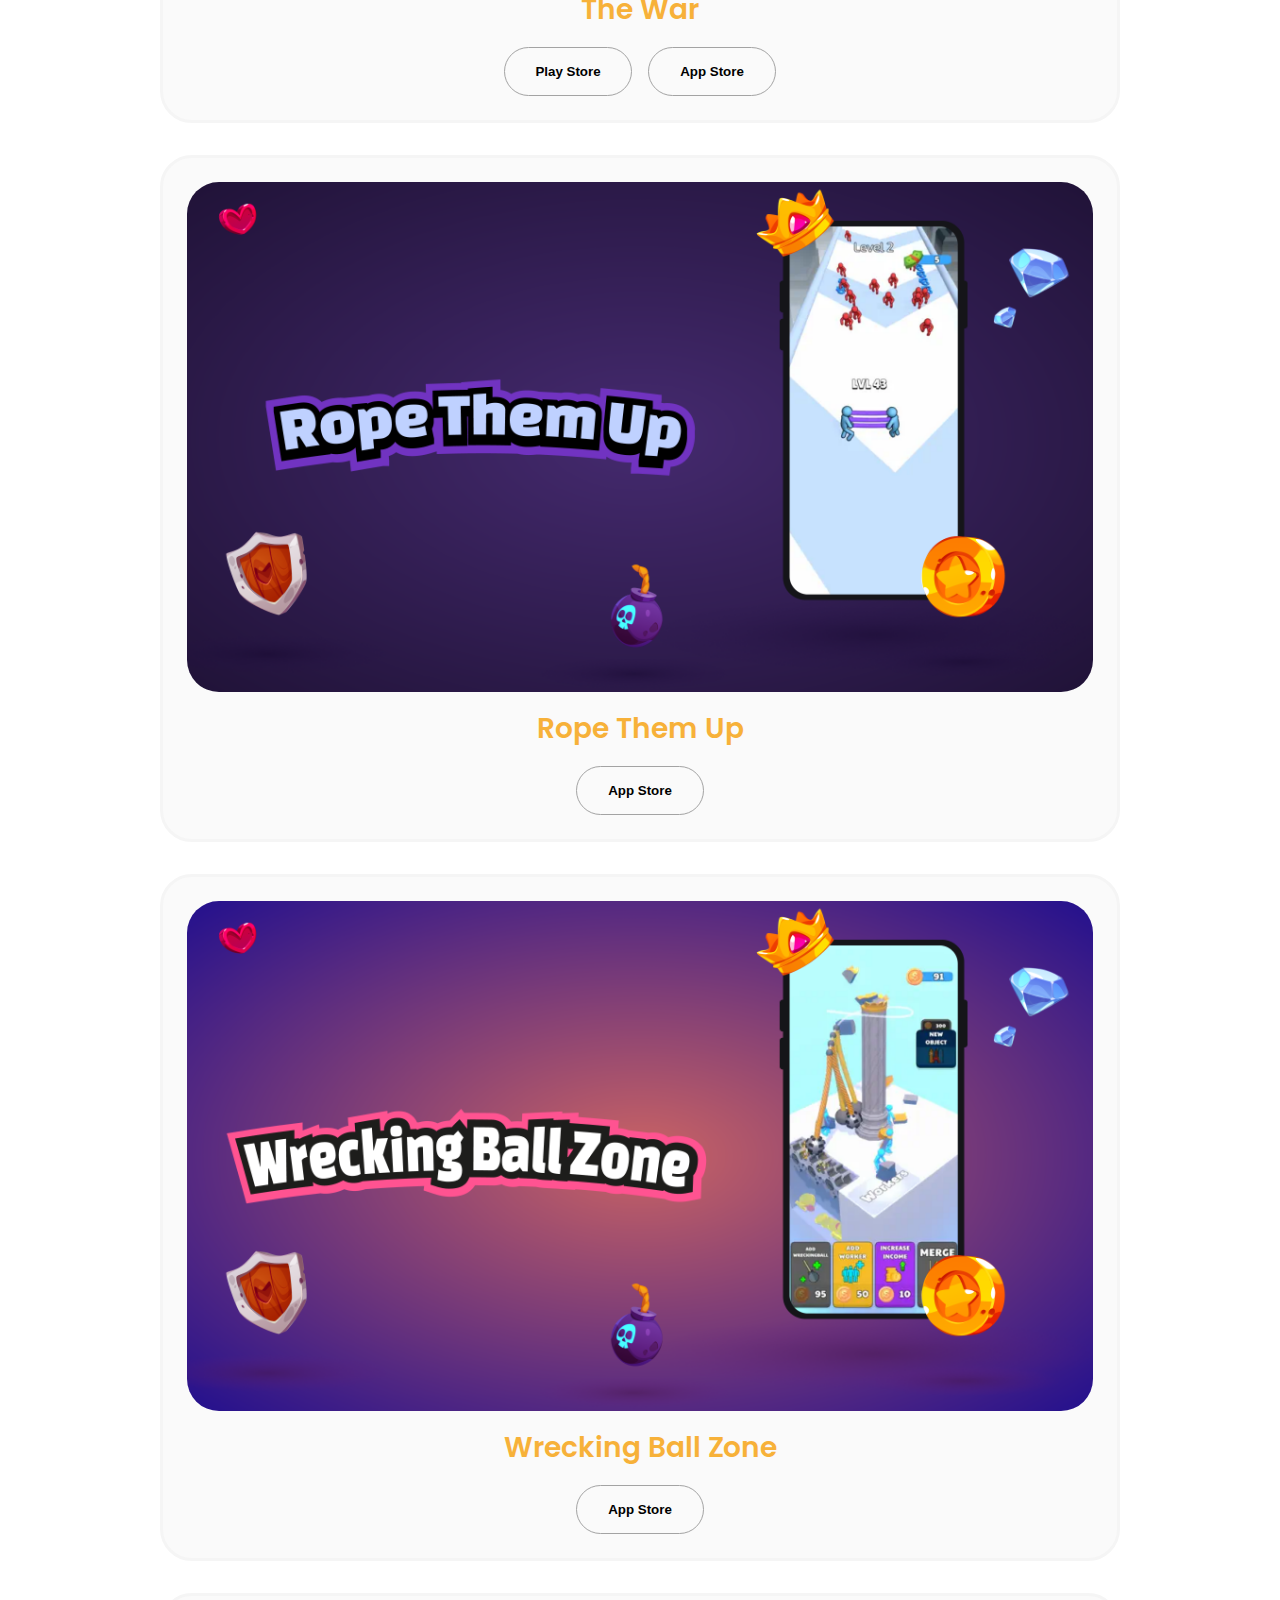
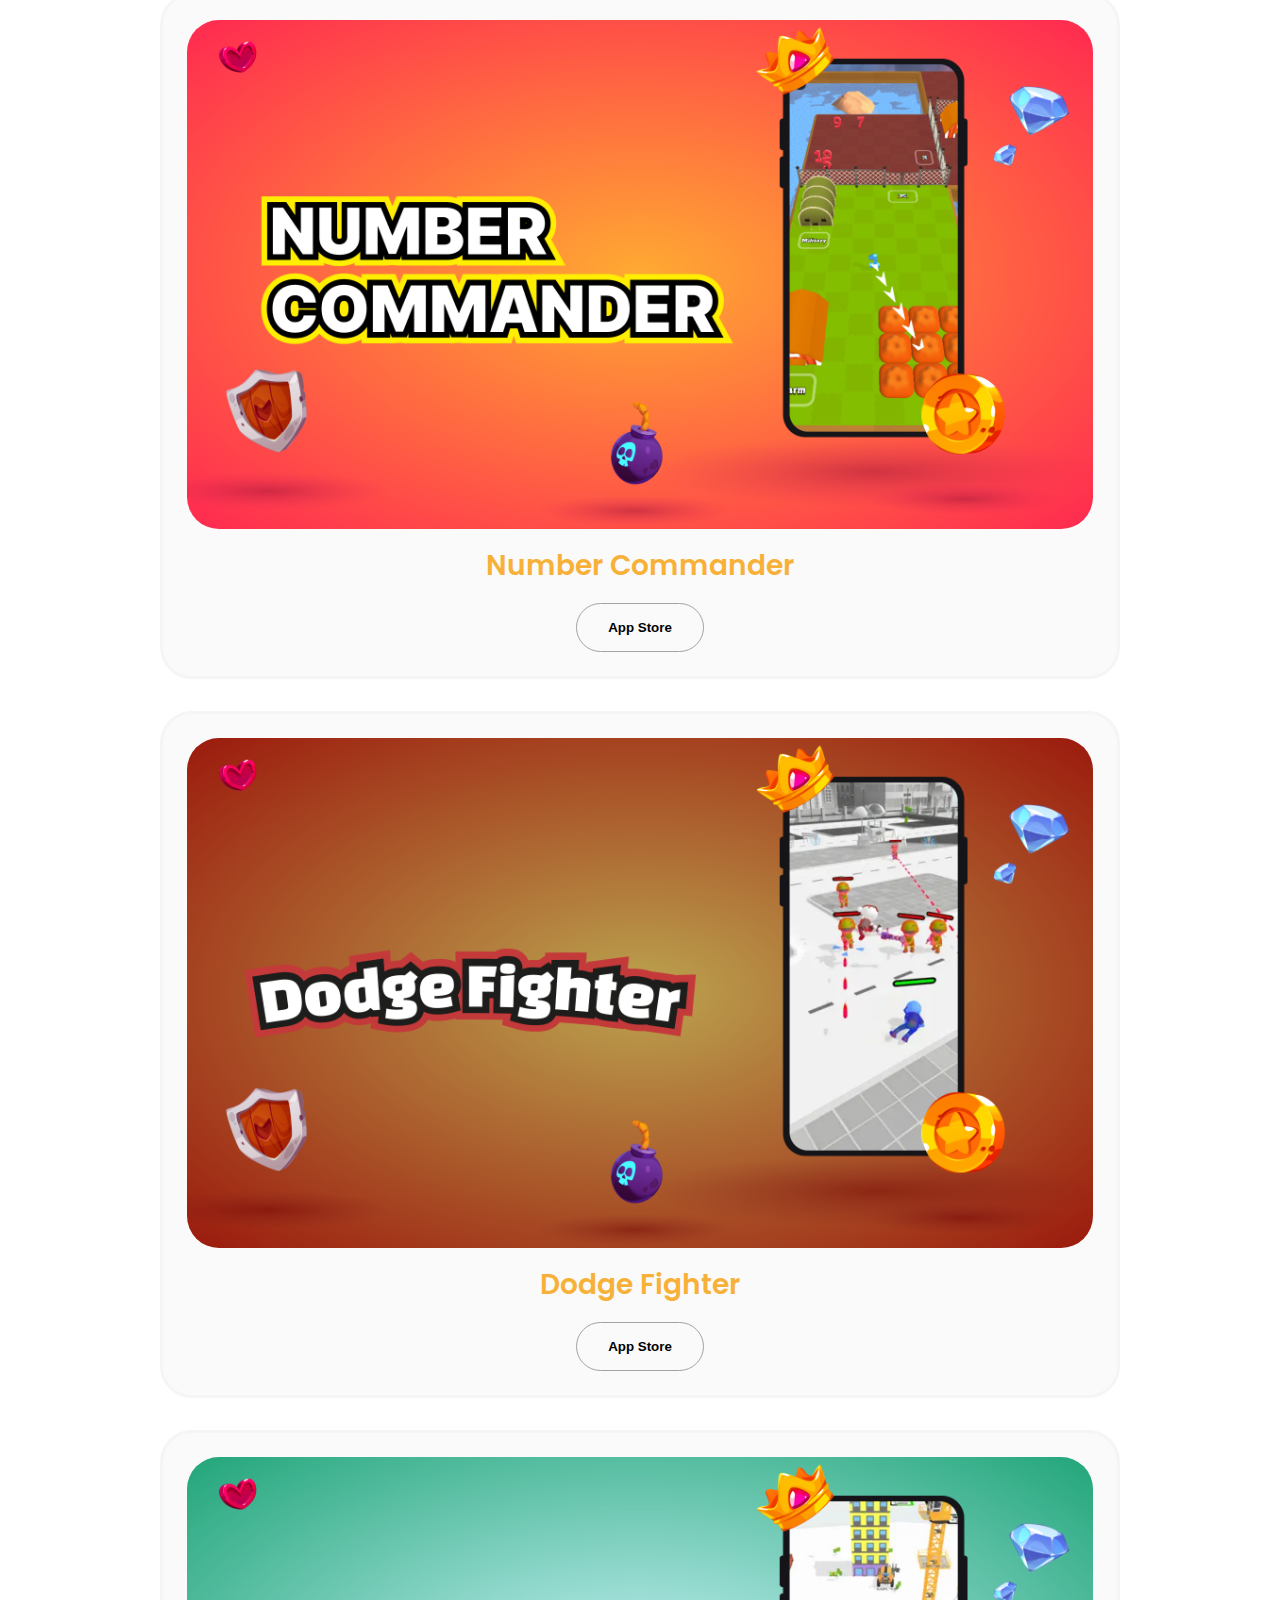
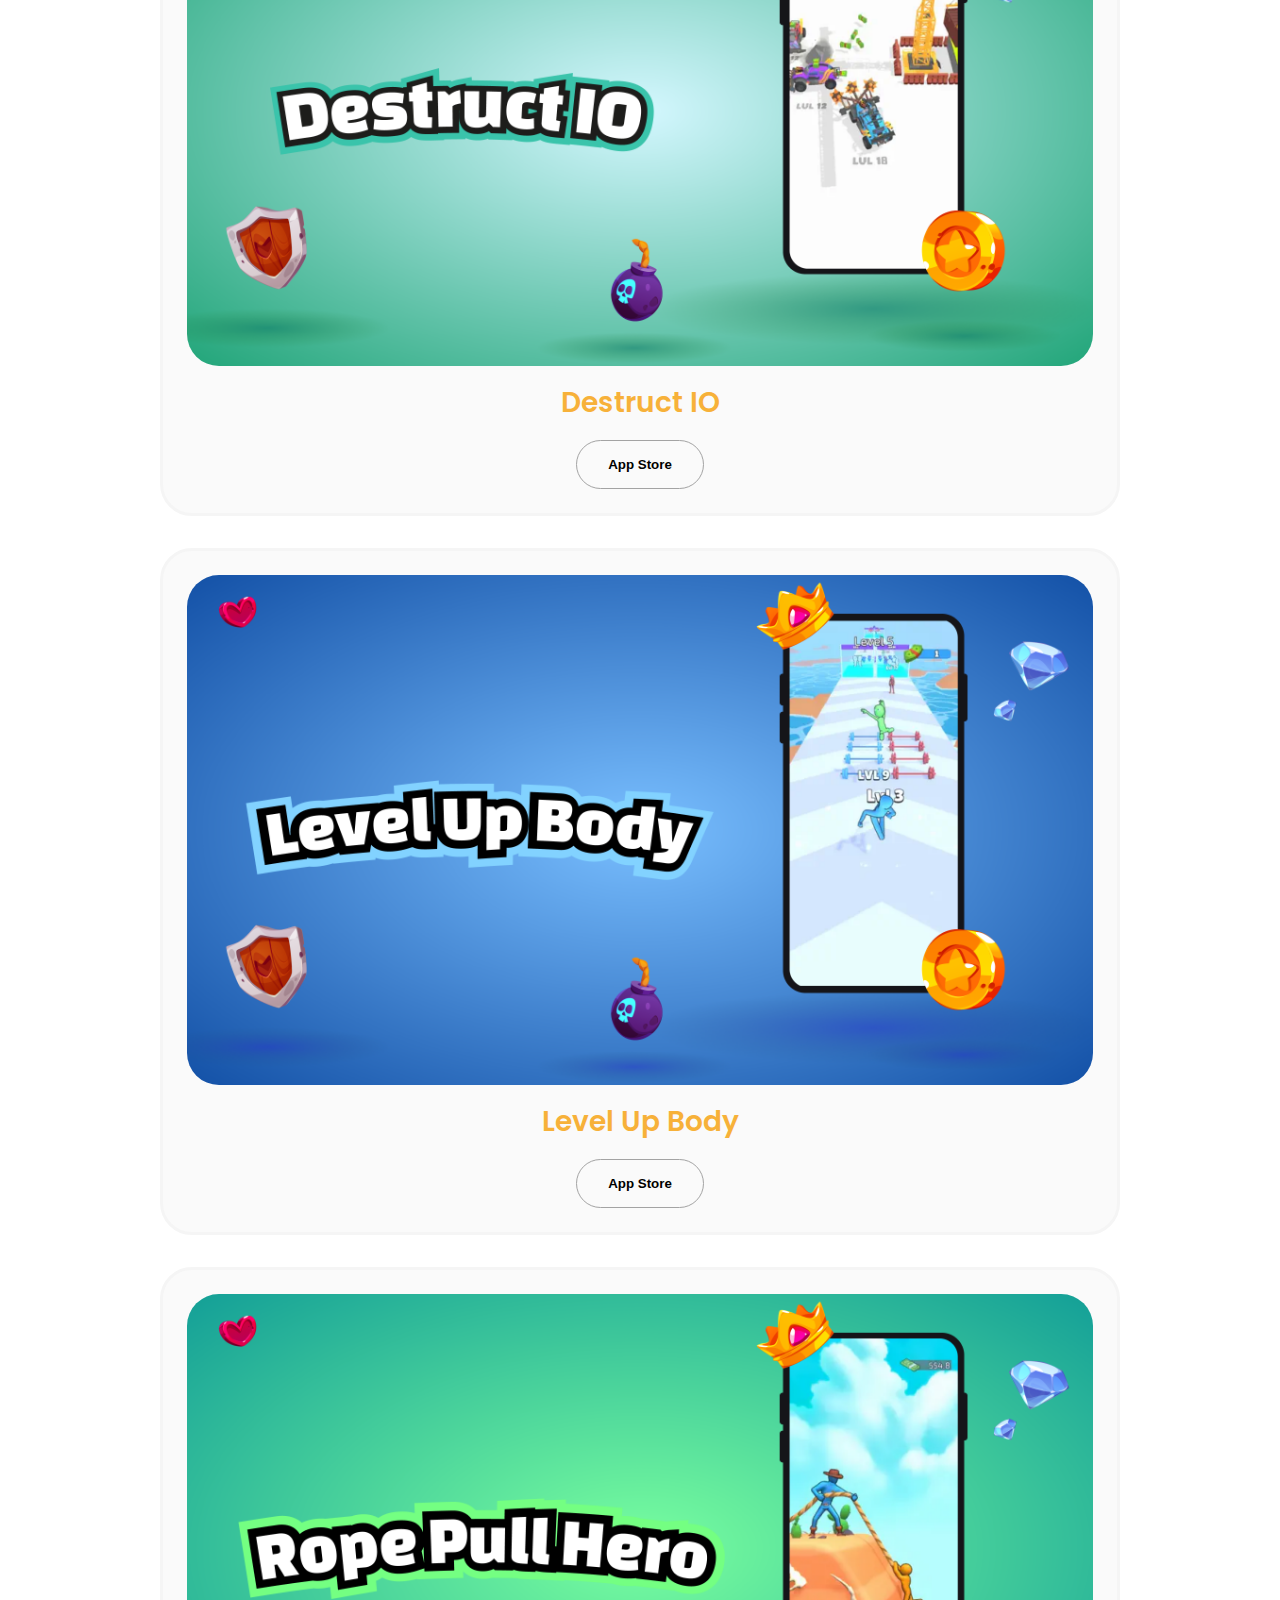
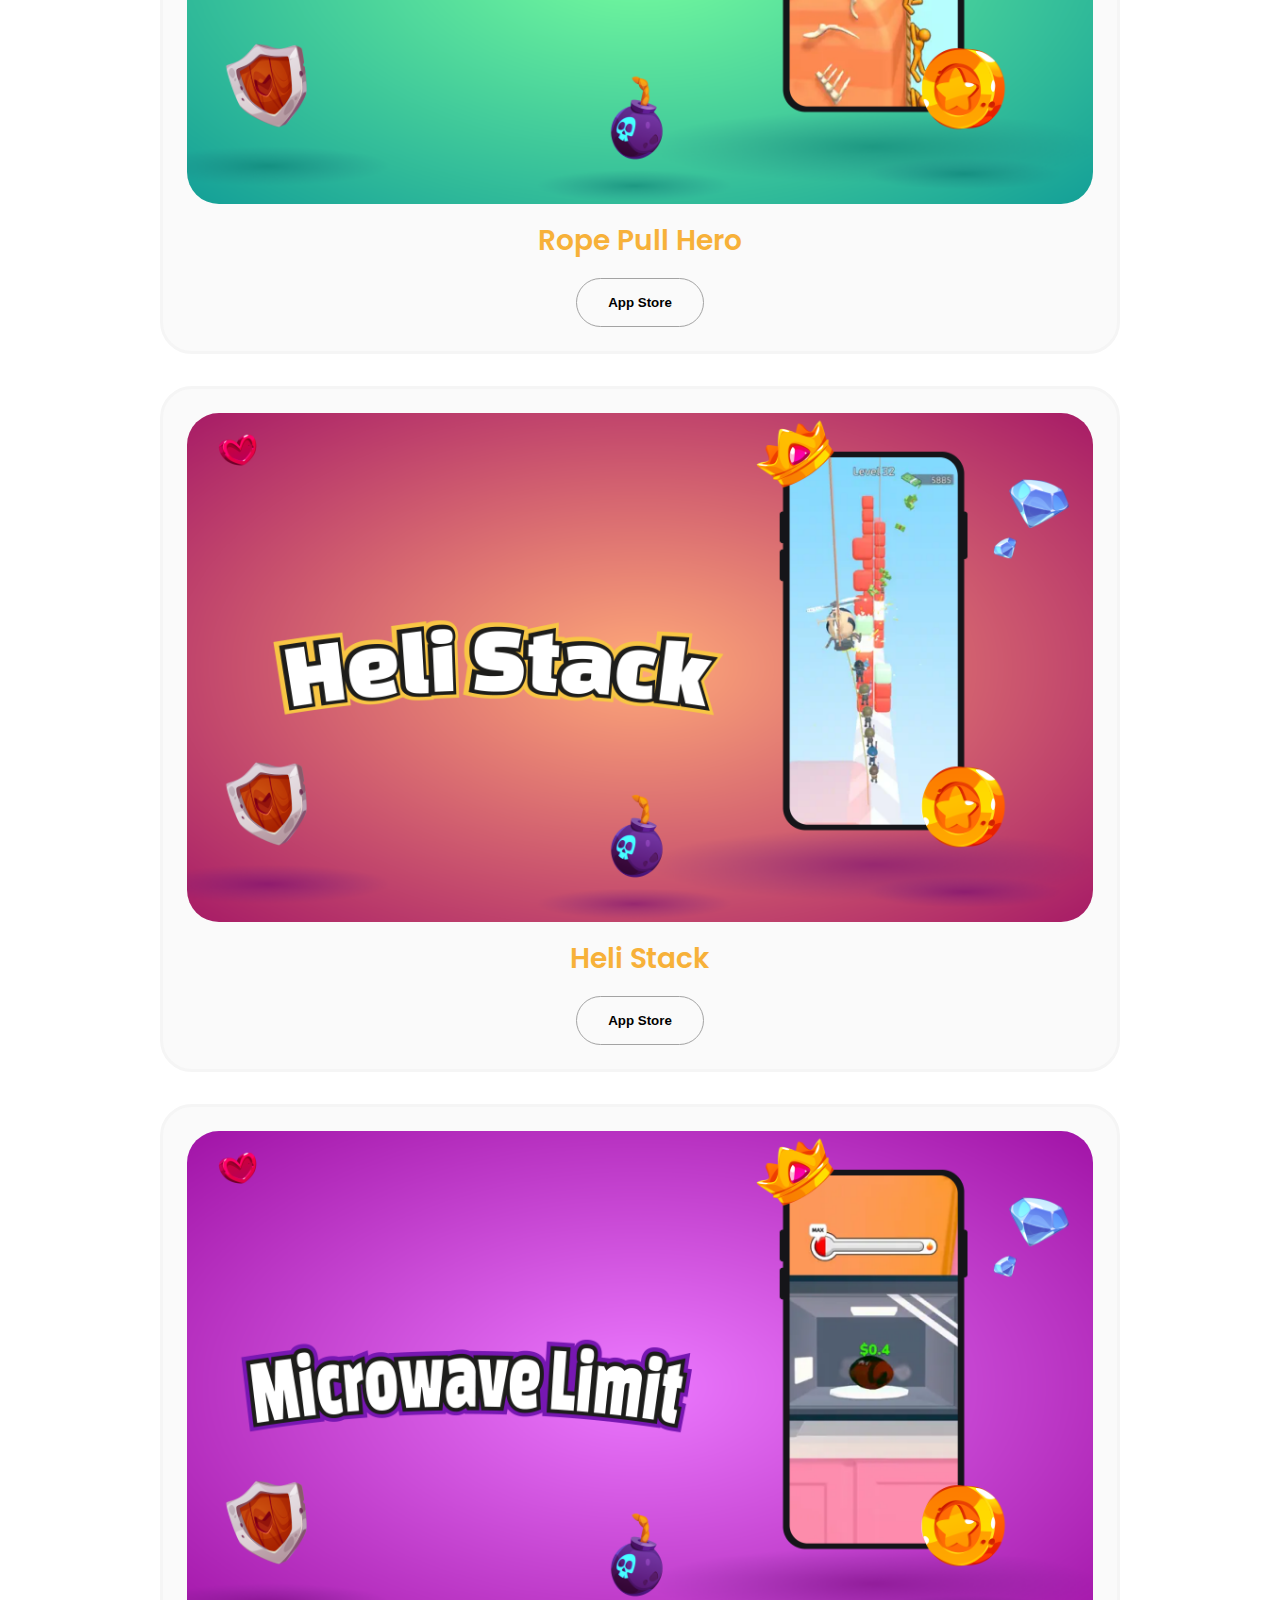
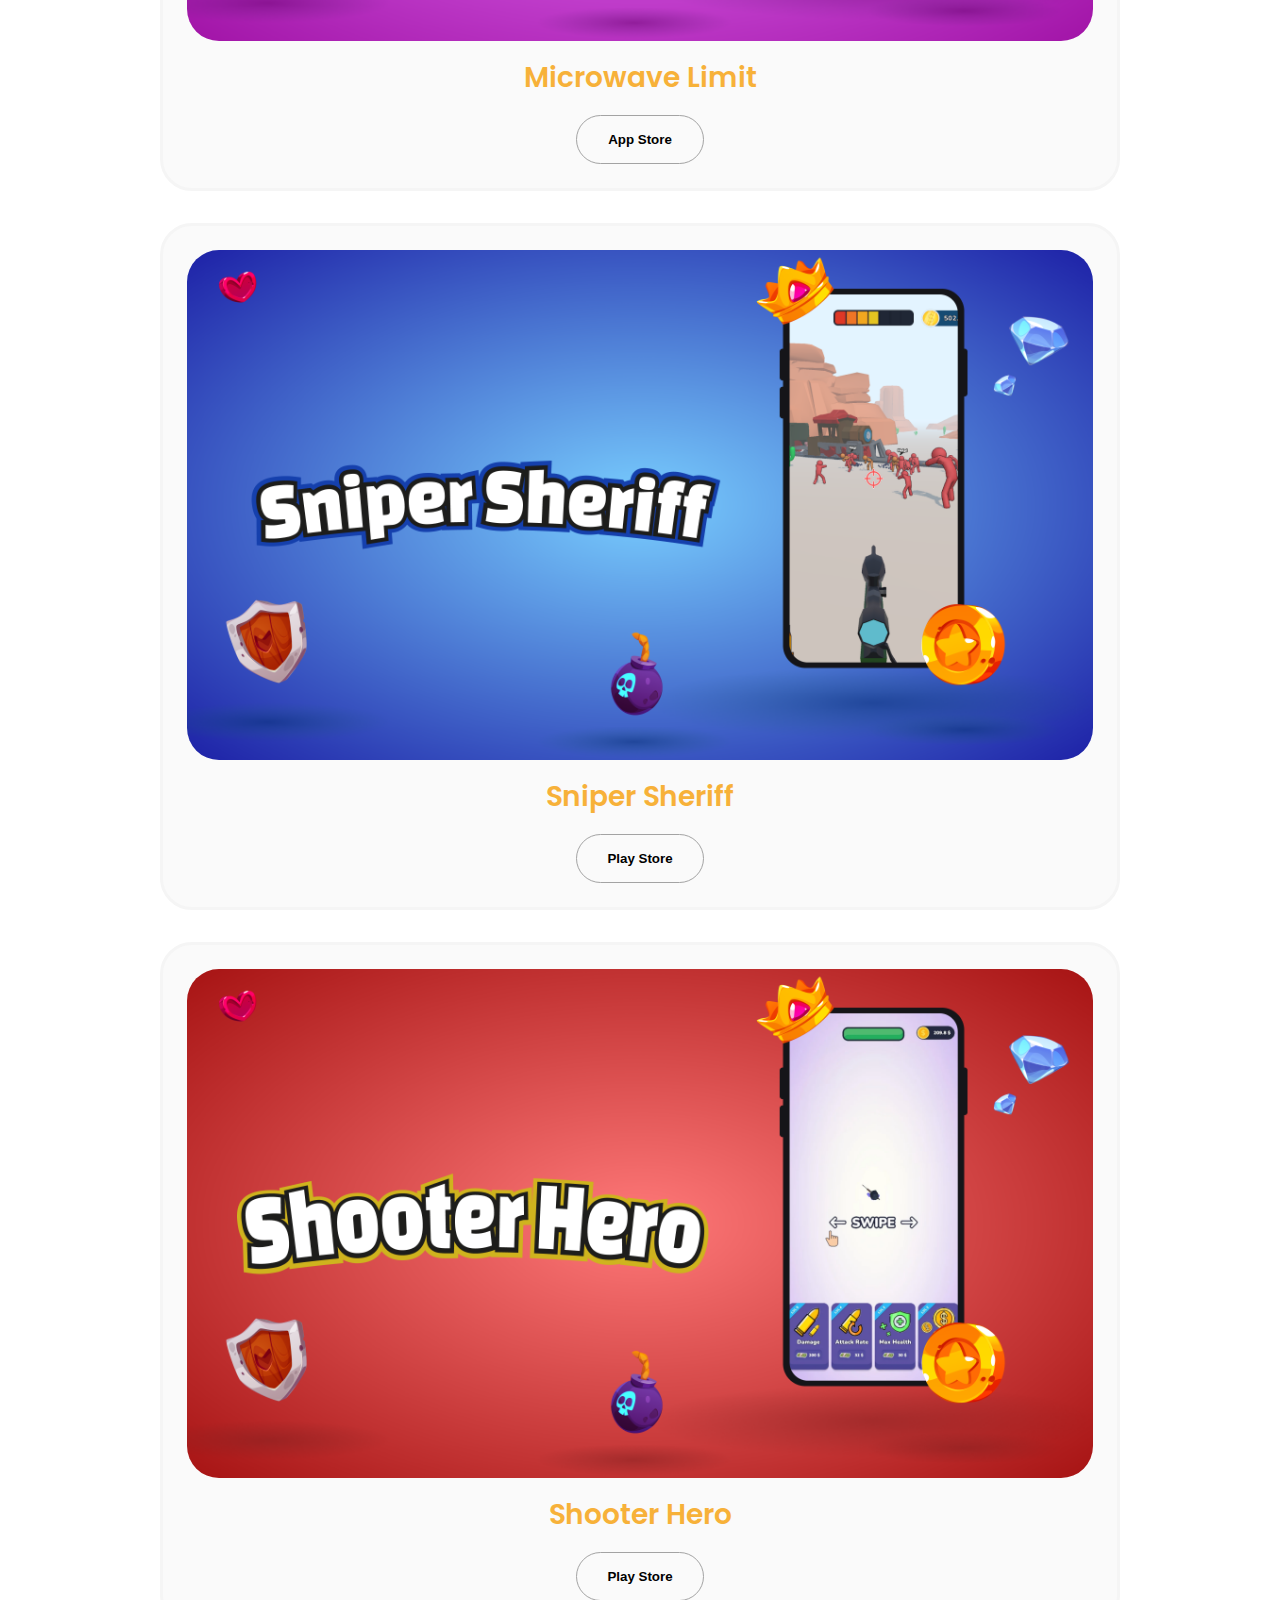
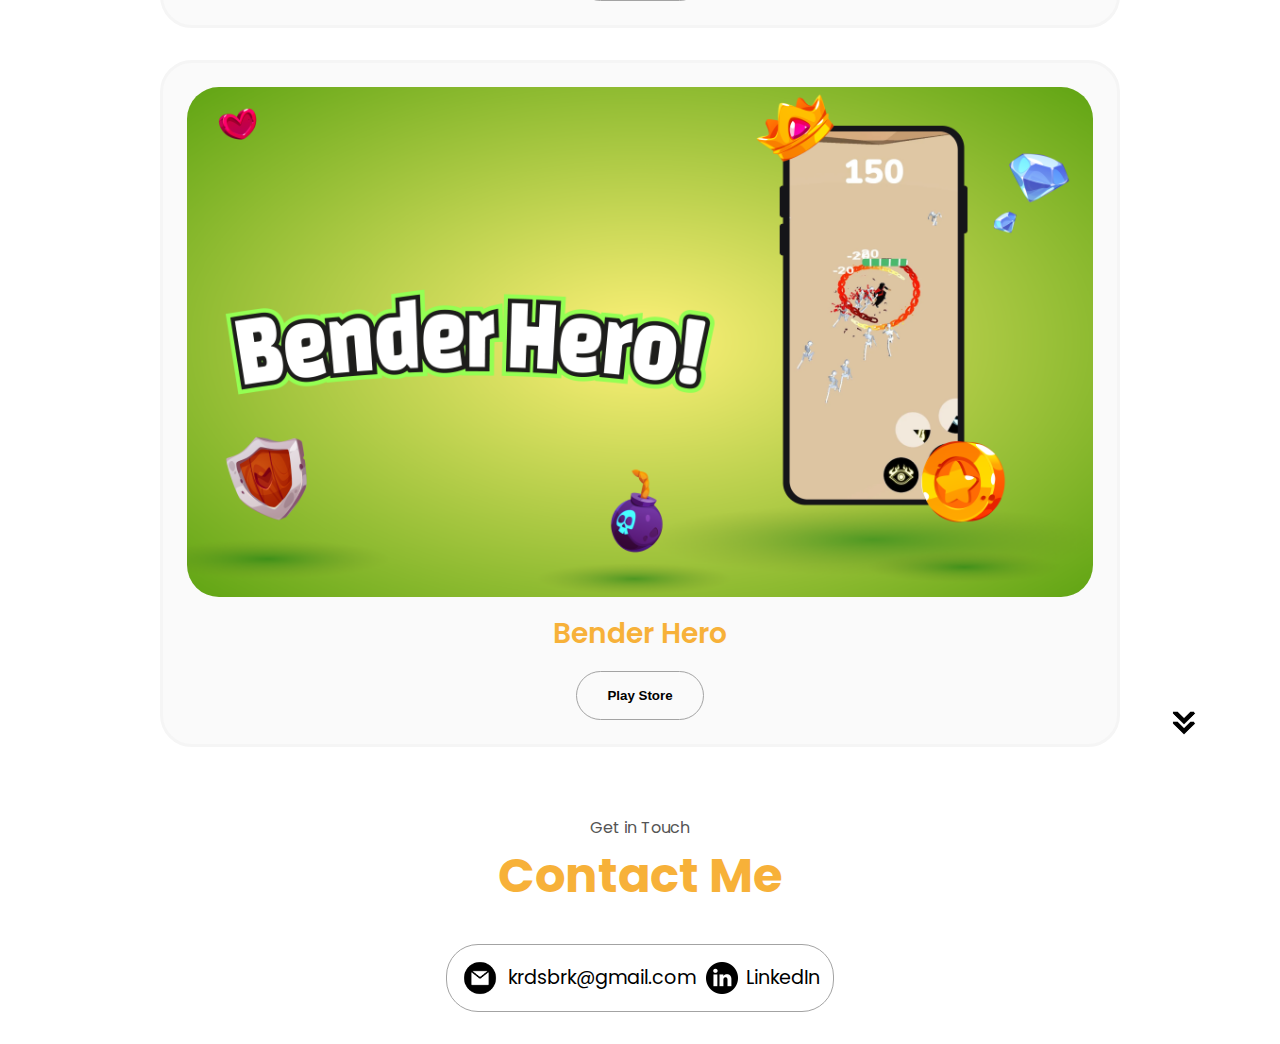
<file: games.html>
<!DOCTYPE html>
<html lang="en">

<head>
    <meta charset="UTF-8" />
    <meta http-equiv="X-UA-Compatible" content="IE=edge" />
    <meta name="viewport" content="width=device-width, initial-scale=1.0" />
    <title>My Portfolio - Games</title>
    <link rel="stylesheet" href="./style/style.css" />
    <link rel="stylesheet" href="./style/mediaqueries.css" />
</head>

<body>
    <nav id="desktop-nav">
        <div class="logo"><a href="./index.html">Burak Kardaş</a></div>
        <div>
            <ul class="nav-links">
                <li><a href="./index.html#about">About</a></li>
                <li><a href="./index.html#experience">Experience</a></li>
                <li><a href="#contact" onclick="toggleMenu()">Contact</a></li>
                <li><a href="" onclick="window.open('./assets/CV.pdf')">Download CV</a></li>
            </ul>
        </div>
    </nav>
    <nav id="hamburger-nav">
        <div class="logo"><a href="./index.html">Burak Kardaş</a></div>
        <div class="hamburger-menu">
            <div class="hamburger-icon" onclick="toggleMenu()">
                <span></span>
                <span></span>
                <span></span>
            </div>
            <div class="menu-links">
                <li><a href="./index.html#about">About</a></li>
                <li><a href="./index.html#experience" onclick="toggleMenu()">Experience</a></li>
                <li><a href="#contact" onclick="toggleMenu()">Contact</a></li>
                <li><a href="" onclick="window.open('./assets/CV.pdf')">Download CV</a></li>
            </div>
        </div>
    </nav>

    <section id="projects">
        <p class="section__text__p1">Game</p>
        <h1 class="title">Projects</h1>
        <div class="experience-details-container">
            <div class="about-containers">
                <div class="details-container color-container">
                    <div class="article-container">
                        <img src="./assets/no-surrender-heroes.png" alt="Project 1" class="project-img" />
                    </div>
                    <h2 class="experience-sub-title project-title">No Surrender Heroes</h2>
                    <div class="btn-container">
                        <button class="btn btn-color-2 project-btn"
                            onclick="location.href='https://play.google.com/store/apps/details?id=com.nosurrenderstudio.nosurrenderheroes&hl=en_US'">
                            Play Store
                        </button>
                        <button class="btn btn-color-2 project-btn"
                            onclick="location.href='https://apps.apple.com/tr/app/no-surrender-heroes/id1594360242?l=tr'">
                            App Store
                        </button>
                        <button class="btn btn-color-2 project-btn"
                            onclick="location.href='https://store.steampowered.com/app/2709160/No_Surrender_Heroes/'">
                            Steam
                        </button>
                    </div>
                </div>
                <div class="details-container color-container">
                    <div class="article-container">
                        <img src="./assets/thewar.png" alt="Project 1" class="project-img" />
                    </div>
                    <h2 class="experience-sub-title project-title">The War</h2>
                    <div class="btn-container">
                        <button class="btn btn-color-2 project-btn"
                            onclick="location.href='https://play.google.com/store/apps/details?id=com.nosurrenderstudio.nosurrenderdemothewar'">
                            Play Store
                        </button>
                        <button class="btn btn-color-2 project-btn"
                            onclick="location.href='https://apps.apple.com/tr/app/no-surrender-the-war/id1570618637?l=tr'">
                            App Store
                        </button>
                    </div>
                </div>
                <div class="details-container color-container">
                    <div class="article-container">
                        <img src="./assets/rope-them-up.png" alt="Project 2" class="project-img" />
                    </div>
                    <h2 class="experience-sub-title project-title">Rope Them Up</h2>
                    <div class="btn-container">
                        <button class="btn btn-color-2 project-btn"
                            onclick="location.href='https://apps.apple.com/tr/app/rope-them-up/id6444872890'">
                            App Store
                        </button>
                    </div>
                </div>
                <div class="details-container color-container">
                    <div class="article-container">
                        <img src="./assets/wrecking-ball-zone.png" alt="Project 3" class="project-img" />
                    </div>
                    <h2 class="experience-sub-title project-title">Wrecking Ball Zone</h2>
                    <div class="btn-container">
                        <button class="btn btn-color-2 project-btn"
                            onclick="location.href='https://apps.apple.com/tr/app/wrecking-ball-zone/id6444409308'">
                            App Store
                        </button>
                    </div>
                </div>
                <div class="details-container color-container">
                    <div class="article-container">
                        <img src="./assets/NumberCommander.png" alt="Project 3" class="project-img" />
                    </div>
                    <h2 class="experience-sub-title project-title">Number Commander</h2>
                    <div class="btn-container">
                        <button class="btn btn-color-2 project-btn"
                            onclick="location.href='https://apps.apple.com/tr/app/number-commander/id6448071755'">
                            App Store
                        </button>
                    </div>
                </div>
                <div class="details-container color-container">
                    <div class="article-container">
                        <img src="./assets/dodge-fighter.png" alt="Project 3" class="project-img" />
                    </div>
                    <h2 class="experience-sub-title project-title">Dodge Fighter</h2>
                    <div class="btn-container">
                        <button class="btn btn-color-2 project-btn"
                            onclick="location.href='https://apps.apple.com/tr/app/dodge-fighter/id1623350590'">
                            App Store
                        </button>
                    </div>
                </div>
                <div class="details-container color-container">
                    <div class="article-container">
                        <img src="./assets/destructio.png" alt="Project 3" class="project-img" />
                    </div>
                    <h2 class="experience-sub-title project-title">Destruct IO</h2>
                    <div class="btn-container">
                        <button class="btn btn-color-2 project-btn"
                            onclick="location.href='https://apps.apple.com/tr/app/destruct-io/id1620856276'">
                            App Store
                        </button>
                    </div>
                </div>
                <div class="details-container color-container">
                    <div class="article-container">
                        <img src="./assets/level-up-body.png" alt="Project 3" class="project-img" />
                    </div>
                    <h2 class="experience-sub-title project-title">Level Up Body</h2>
                    <div class="btn-container">
                        <button class="btn btn-color-2 project-btn"
                            onclick="location.href='https://apps.apple.com/us/app/level-up-body/id6444409513'">
                            App Store
                        </button>
                    </div>
                </div>
                <div class="details-container color-container">
                    <div class="article-container">
                        <img src="./assets/rope-pull-hero.png" alt="Project 3" class="project-img" />
                    </div>
                    <h2 class="experience-sub-title project-title">Rope Pull Hero</h2>
                    <div class="btn-container">
                        <button class="btn btn-color-2 project-btn"
                            onclick="location.href='https://apps.apple.com/us/app/rope-pull-hero/id1633149788'">
                            App Store
                        </button>
                    </div>
                </div>
                <div class="details-container color-container">
                    <div class="article-container">
                        <img src="./assets/heli-stack.png" alt="Project 3" class="project-img" />
                    </div>
                    <h2 class="experience-sub-title project-title">Heli Stack</h2>
                    <div class="btn-container">
                        <button class="btn btn-color-2 project-btn"
                            onclick="location.href='https://apps.apple.com/us/app/heli-stack/id1624905243'">
                            App Store
                        </button>
                    </div>
                </div>
                <div class="details-container color-container">
                    <div class="article-container">
                        <img src="./assets/microwave-limit.png" alt="Project 3" class="project-img" />
                    </div>
                    <h2 class="experience-sub-title project-title">Microwave Limit</h2>
                    <div class="btn-container">
                        <button class="btn btn-color-2 project-btn"
                            onclick="location.href='https://apps.apple.com/us/app/microwave-limit/id1621387580'">
                            App Store
                        </button>
                    </div>
                </div>
                <div class="details-container color-container">
                    <div class="article-container">
                        <img src="./assets/sniper-sheriff.png" alt="Project 3" class="project-img" />
                    </div>
                    <h2 class="experience-sub-title project-title">Sniper Sheriff</h2>
                    <div class="btn-container">
                        <button class="btn btn-color-2 project-btn"
                            onclick="location.href='https://play.google.com/store/apps/details?id=com.BUMGames.SheriffSniper&hl=en'">
                            Play Store
                        </button>
                    </div>
                </div>
                <div class="details-container color-container">
                    <div class="article-container">
                        <img src="./assets/shooter-hero.png" alt="Project 3" class="project-img" />
                    </div>
                    <h2 class="experience-sub-title project-title">Shooter Hero</h2>
                    <div class="btn-container">
                        <button class="btn btn-color-2 project-btn"
                            onclick="location.href='https://play.google.com/store/apps/details?id=com.BUMGames.HeroShooter&hl=tr'">
                            Play Store
                        </button>
                    </div>
                </div>
                <div class="details-container color-container">
                    <div class="article-container">
                        <img src="./assets/bender-hero.png" alt="Project 3" class="project-img" />
                    </div>
                    <h2 class="experience-sub-title project-title">Bender Hero</h2>
                    <div class="btn-container">
                        <button class="btn btn-color-2 project-btn"
                            onclick="location.href='https://play.google.com/store/apps/details?id=com.BUMGames.BenderHero&hl=pt'">
                            Play Store
                        </button>
                    </div>
                </div>
            </div>
        </div>
        <img src="./assets/arrow.png" alt="Arrow icon" class="icon arrow" onclick="location.href='./#contact'" />
    </section>
    <section id="contact">
        <p class="section__text__p1">Get in Touch</p>
        <h1 class="title">Contact Me</h1>
        <div class="contact-info-upper-container">
            <div class="contact-info-container">
                <img src="./assets/email.png" alt="Email icon" class="icon contact-icon email-icon" />
                <p><a href="mailto:krdsbrk@gmail.com">krdsbrk@gmail.com</a></p>
            </div>
            <div class="contact-info-container">
                <img src="./assets/linkedin.png" alt="LinkedIn icon" class="icon contact-icon" />
                <p><a href="https://www.linkedin.com/in/burak-k-770b4b161/">LinkedIn</a></p>
            </div>
        </div>
    </section>
    <script src="./scripts/script.js"></script>
</body>

</html>
</file>
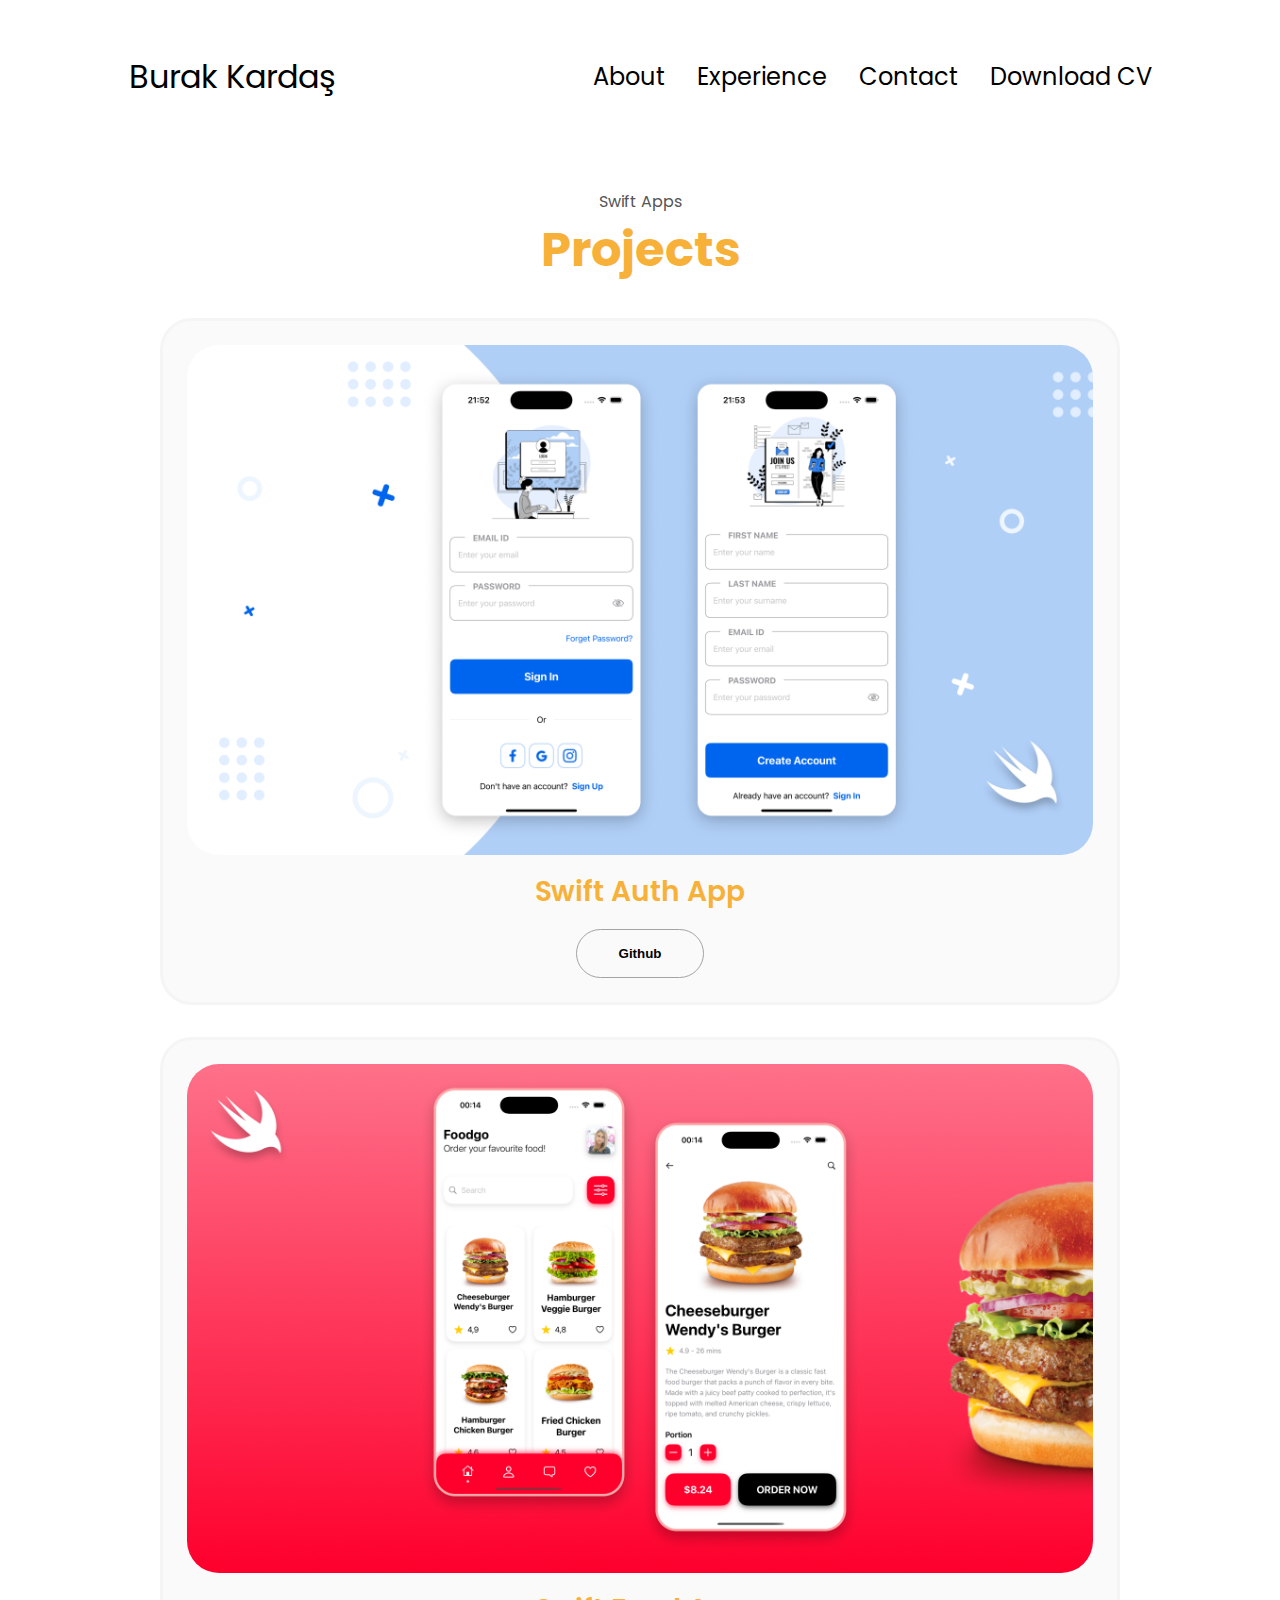
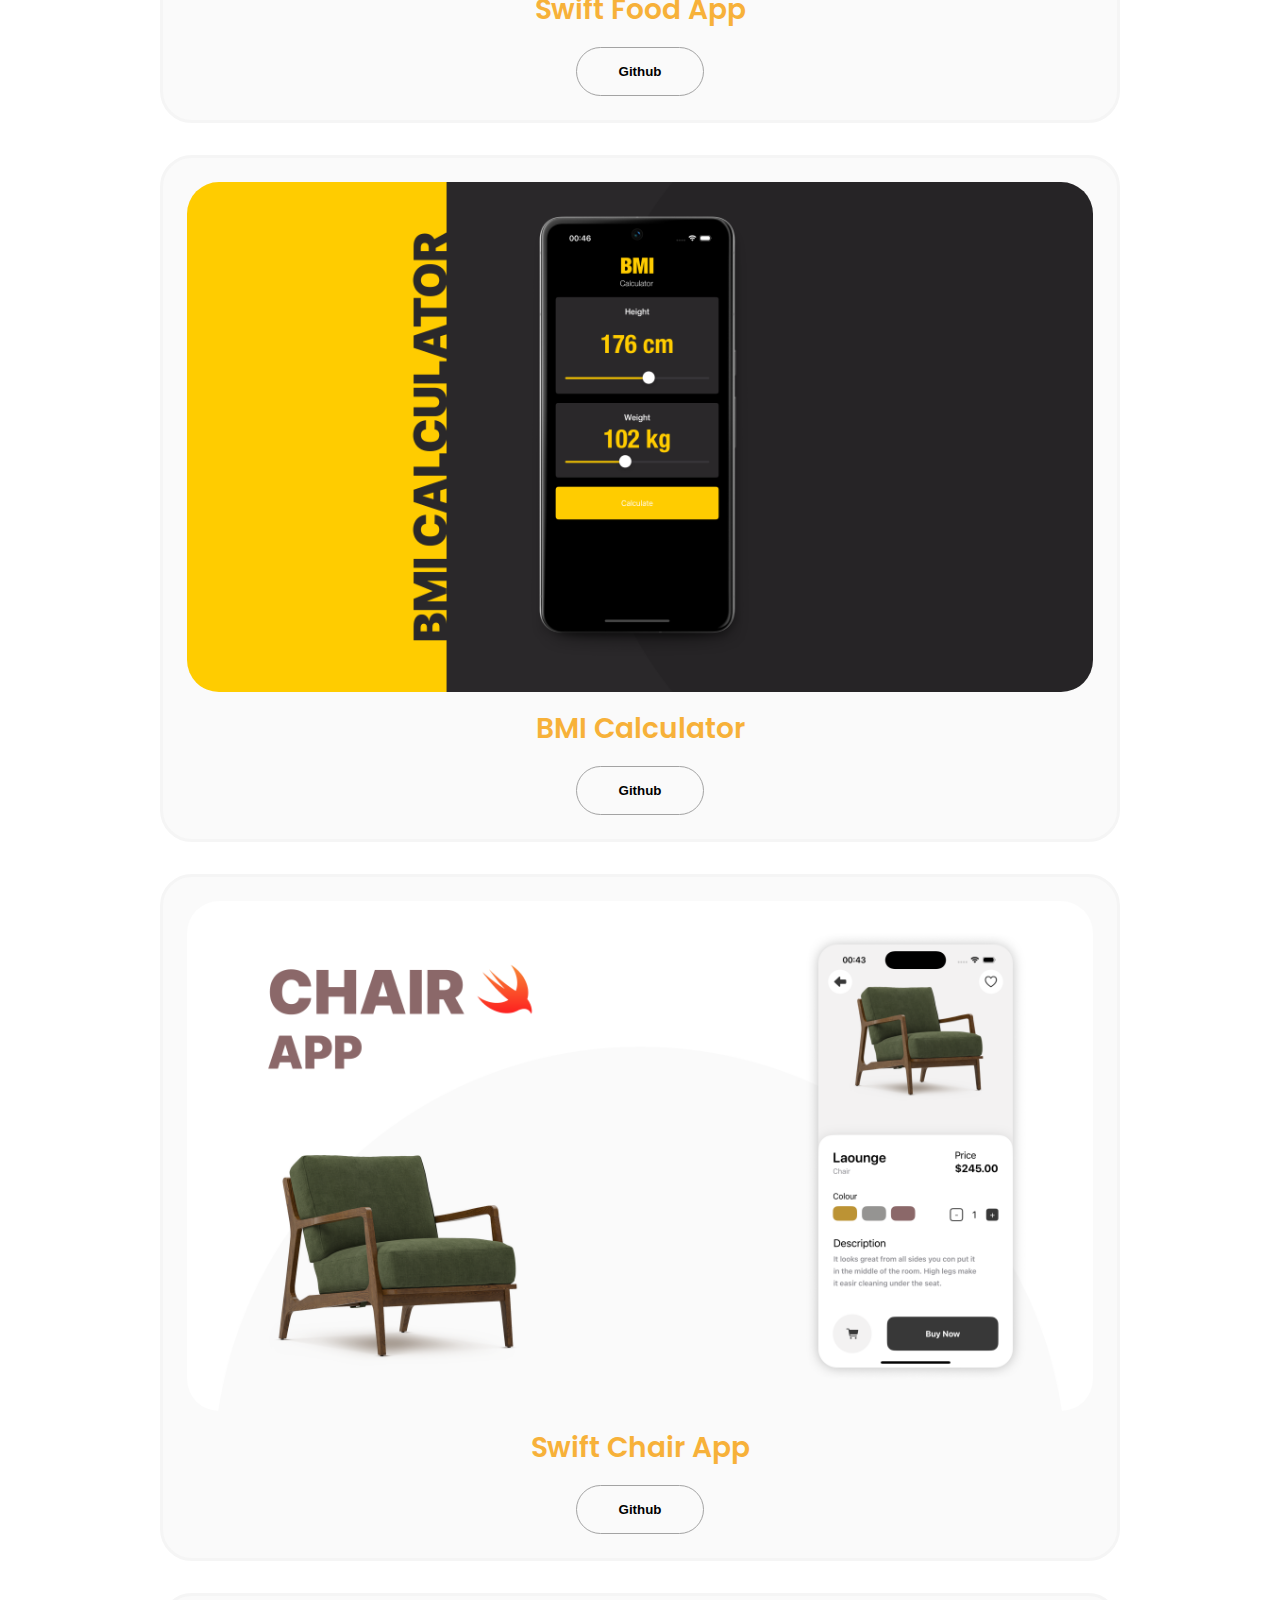
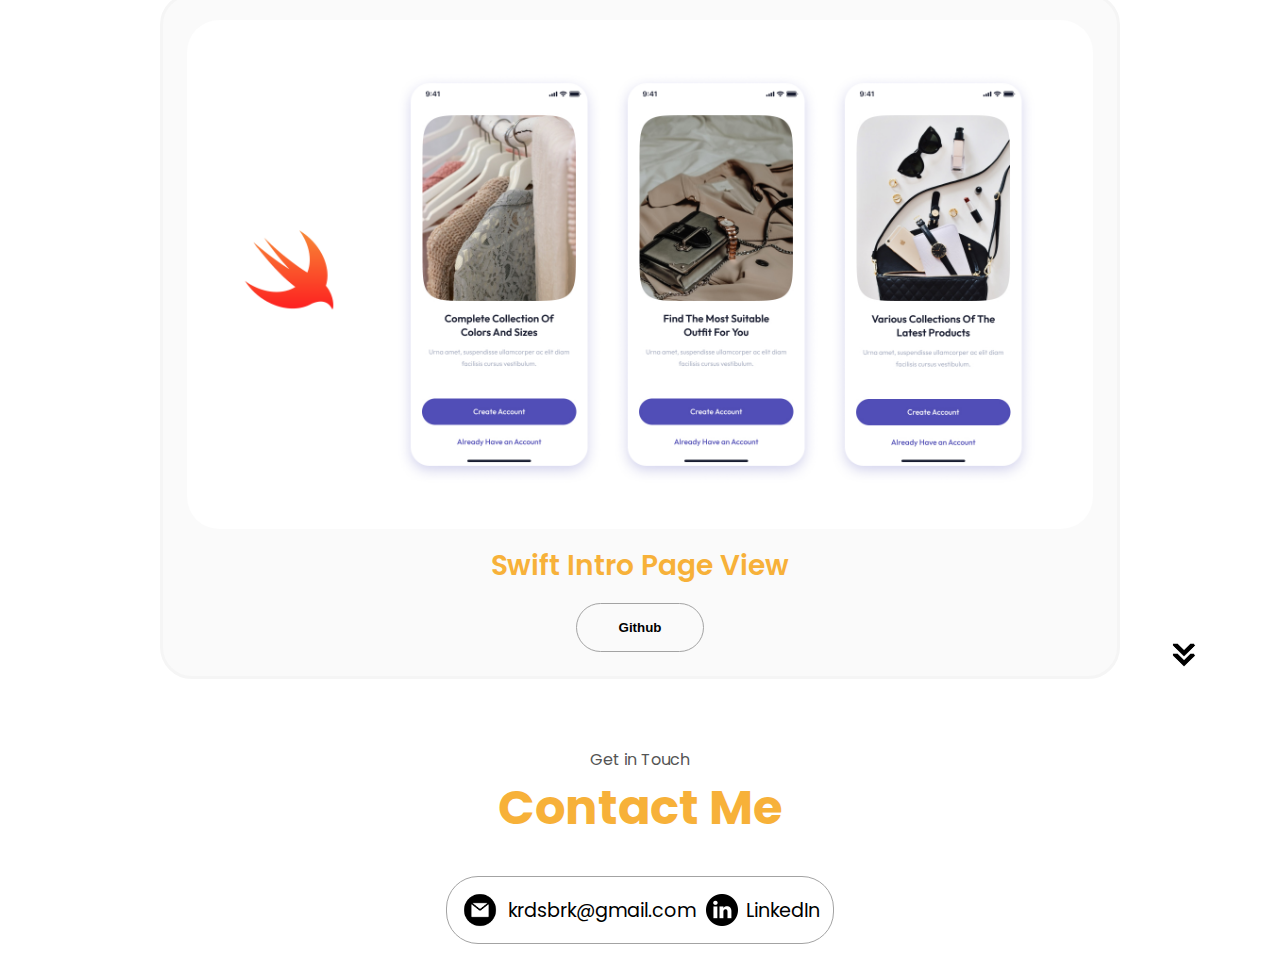
<file: swift_apps.html>
<!DOCTYPE html>
<html lang="en">

<head>
    <meta charset="UTF-8" />
    <meta http-equiv="X-UA-Compatible" content="IE=edge" />
    <meta name="viewport" content="width=device-width, initial-scale=1.0" />
    <title>My Portfolio - Swift Apps</title>
    <link rel="stylesheet" href="./style/style.css" />
    <link rel="stylesheet" href="./style/mediaqueries.css" />
</head>

<body>
    <nav id="desktop-nav">
        <div class="logo"><a href="./index.html">Burak Kardaş</a></div>
        <div>
            <ul class="nav-links">
                <li><a href="./index.html#about">About</a></li>
                <li><a href="./index.html#experience">Experience</a></li>
                <li><a href="#contact" onclick="toggleMenu()">Contact</a></li>
                <li><a href="" onclick="window.open('./assets/CV.pdf')">Download CV</a></li>
            </ul>
        </div>
    </nav>
    <nav id="hamburger-nav">
        <div class="logo"><a href="./index.html">Burak Kardaş</a></div>
        <div class="hamburger-menu">
            <div class="hamburger-icon" onclick="toggleMenu()">
                <span></span>
                <span></span>
                <span></span>
            </div>
            <div class="menu-links">
                <li><a href="./index.html#about" onclick="toggleMenu()">About</a></li>
                <li><a href="./index.html#experience" onclick="toggleMenu()">Experience</a></li>
                <li><a href="./index.html#contact" onclick="toggleMenu()">Contact</a></li>
                <li><a href="" onclick="window.open('./assets/CV.pdf')">Download CV</a></li>
            </div>
        </div>
    </nav>

    <section id="projects">
        <p class="section__text__p1">Swift Apps</p>
        <h1 class="title">Projects</h1>
        <div class="experience-details-container">
            <div class="about-containers">
                <div class="details-container color-container">
                    <div class="article-container">
                        <img src="./assets/AuthSwift.png" alt="Project 2" class="project-img" />
                    </div>
                    <h2 class="experience-sub-title project-title">Swift Auth App</h2>
                    <div class="btn-container">
                        <button class="btn btn-color-2 project-btn"
                            onclick="location.href='https://github.com/burakkardas/AuthSwiftApp'">
                            Github
                        </button>
                    </div>
                </div>
                <div class="details-container color-container">
                    <div class="article-container">
                        <img src="./assets/FoodAppSwift.png" alt="Project 2" class="project-img" />
                    </div>
                    <h2 class="experience-sub-title project-title">Swift Food App</h2>
                    <div class="btn-container">
                        <button class="btn btn-color-2 project-btn"
                            onclick="location.href='https://github.com/burakkardas/SwiftFoodApp'">
                            Github
                        </button>
                    </div>
                </div>
                <div class="details-container color-container">
                    <div class="article-container">
                        <img src="./assets/bmiCalculatorSwfit.png" alt="Project 2" class="project-img" />
                    </div>
                    <h2 class="experience-sub-title project-title">BMI Calculator</h2>
                    <div class="btn-container">
                        <button class="btn btn-color-2 project-btn"
                            onclick="location.href='https://github.com/burakkardas/BMICalculator-Swift'">
                            Github
                        </button>
                    </div>
                </div>
                <div class="details-container color-container">
                    <div class="article-container">
                        <img src="./assets/ChairAppSwift.png" alt="Project 2" class="project-img" />
                    </div>
                    <h2 class="experience-sub-title project-title">Swift Chair App</h2>
                    <div class="btn-container">
                        <button class="btn btn-color-2 project-btn"
                            onclick="location.href='https://github.com/burakkardas/ChairSwiftApp'">
                            Github
                        </button>
                    </div>
                </div>
                <div class="details-container color-container">
                    <div class="article-container">
                        <img src="./assets/swift_intro_page.png" alt="Project 2" class="project-img" />
                    </div>
                    <h2 class="experience-sub-title project-title">Swift Intro Page View</h2>
                    <div class="btn-container">
                        <button class="btn btn-color-2 project-btn"
                            onclick="location.href='https://github.com/burakkardas/SwiftIntroView'">
                            Github
                        </button>
                    </div>
                </div>
            </div>
        </div>
        </div>
        <img src="./assets/arrow.png" alt="Arrow icon" class="icon arrow" onclick="location.href='./#contact'" />
    </section>
    <section id="contact">
        <p class="section__text__p1">Get in Touch</p>
        <h1 class="title">Contact Me</h1>
        <div class="contact-info-upper-container">
            <div class="contact-info-container">
                <img src="./assets/email.png" alt="Email icon" class="icon contact-icon email-icon" />
                <p><a href="mailto:krdsbrk@gmail.com">krdsbrk@gmail.com</a></p>
            </div>
            <div class="contact-info-container">
                <img src="./assets/linkedin.png" alt="LinkedIn icon" class="icon contact-icon" />
                <p><a href="https://www.linkedin.com/in/burak-k-770b4b161/">LinkedIn</a></p>
            </div>
        </div>
    </section>
    <script src="./scripts/script.js"></script>
</body>

</html>
</file>
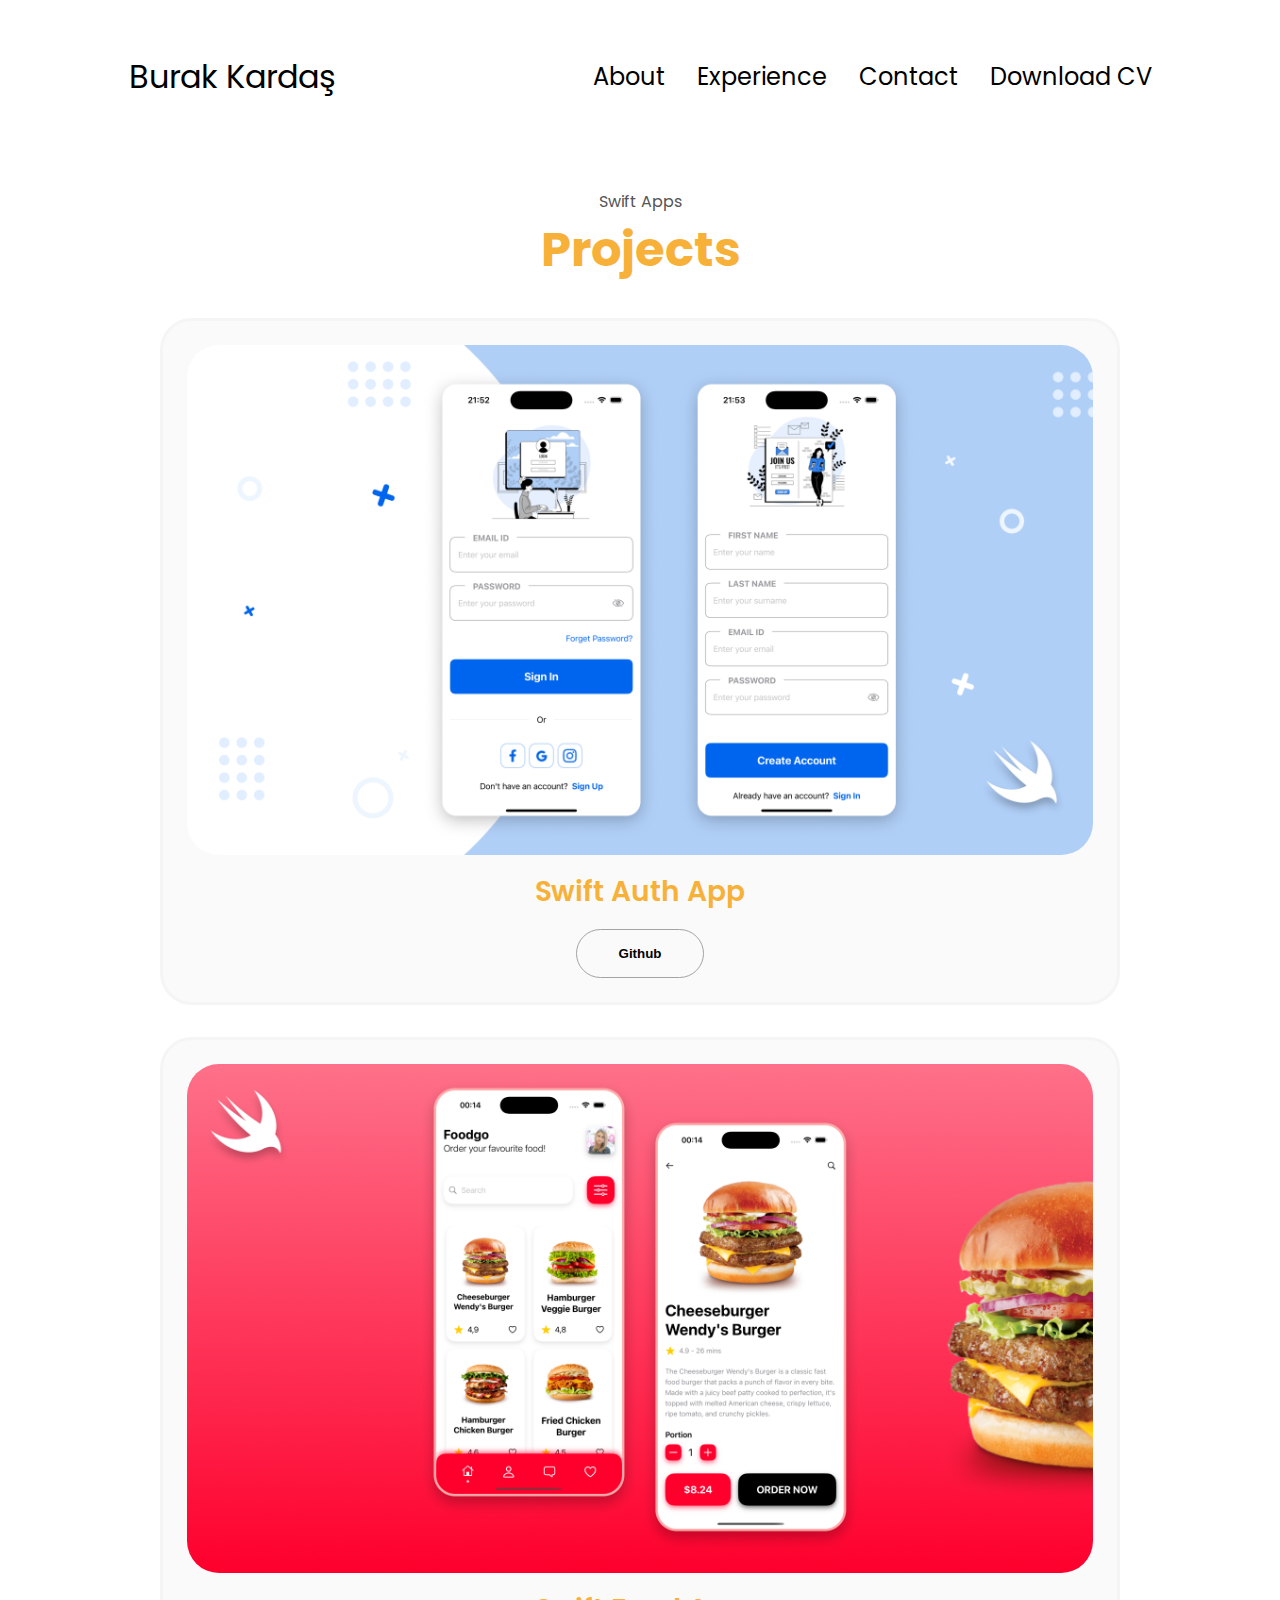
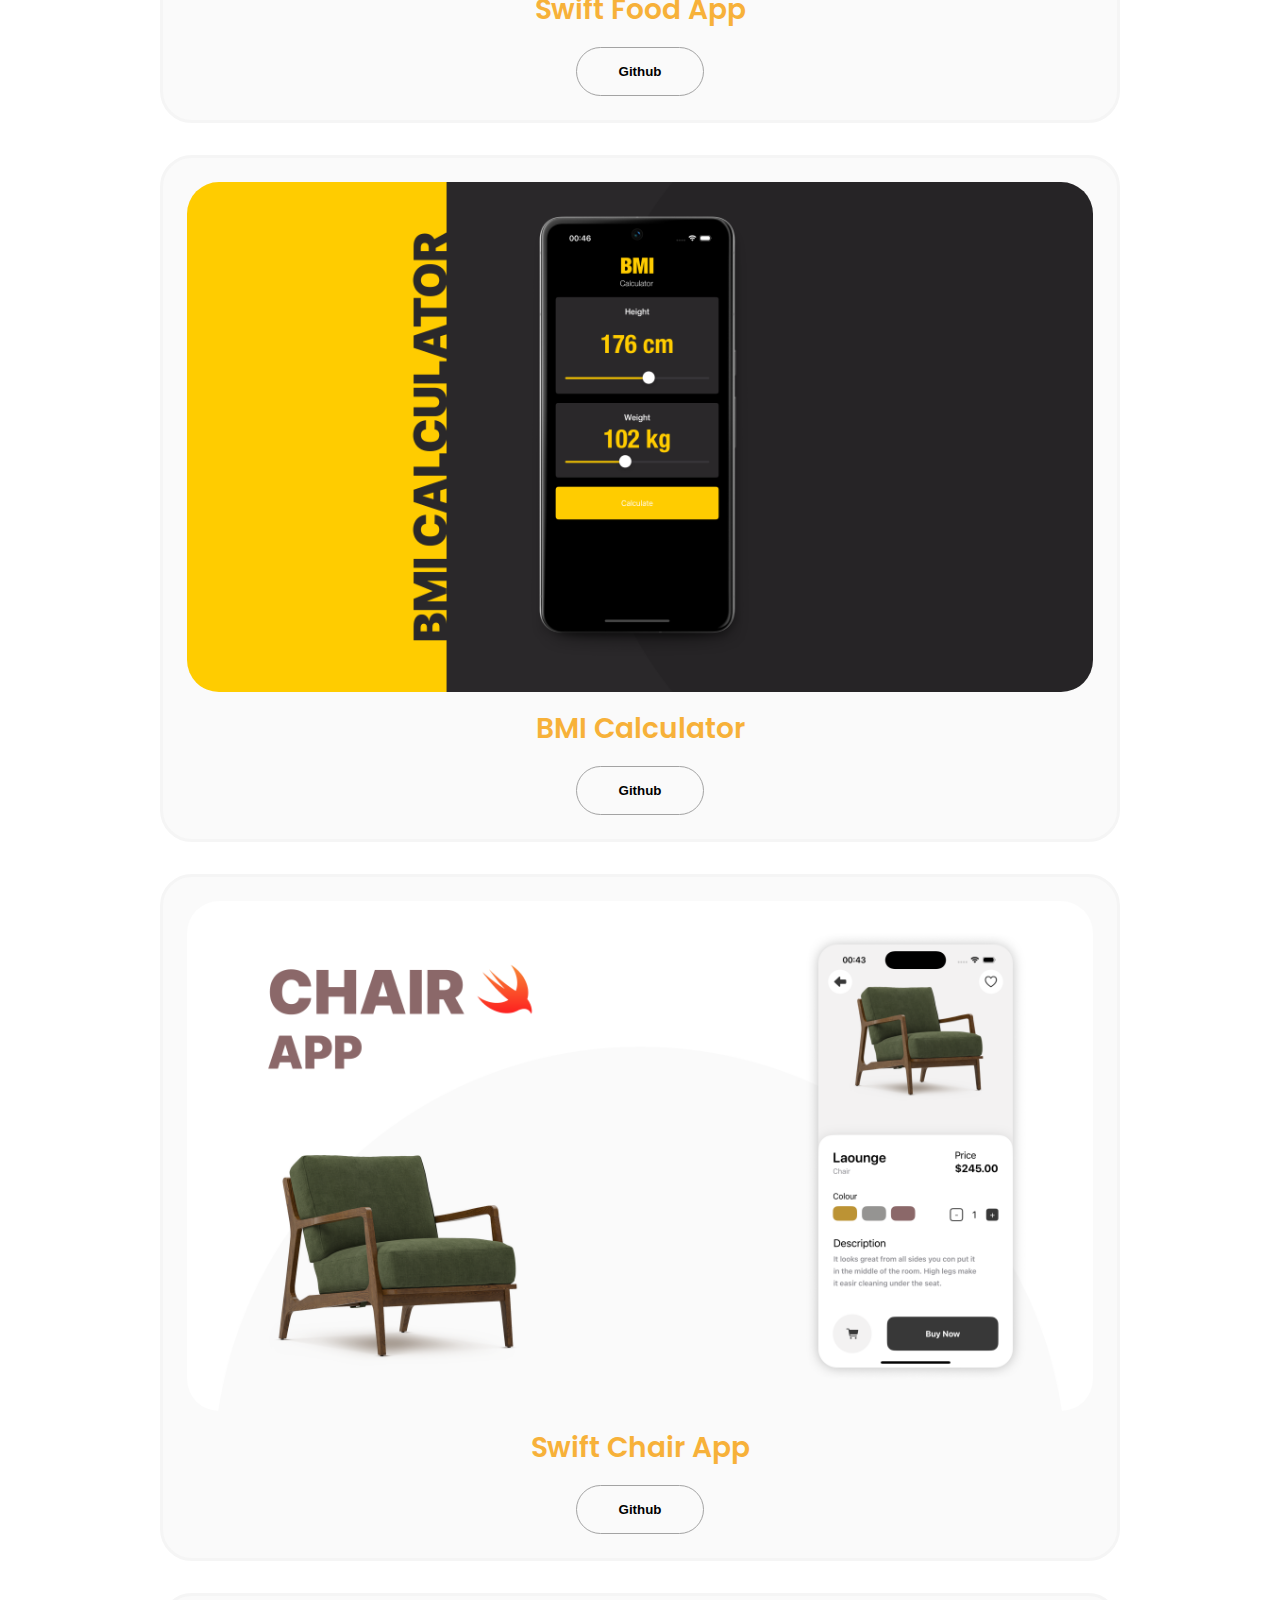
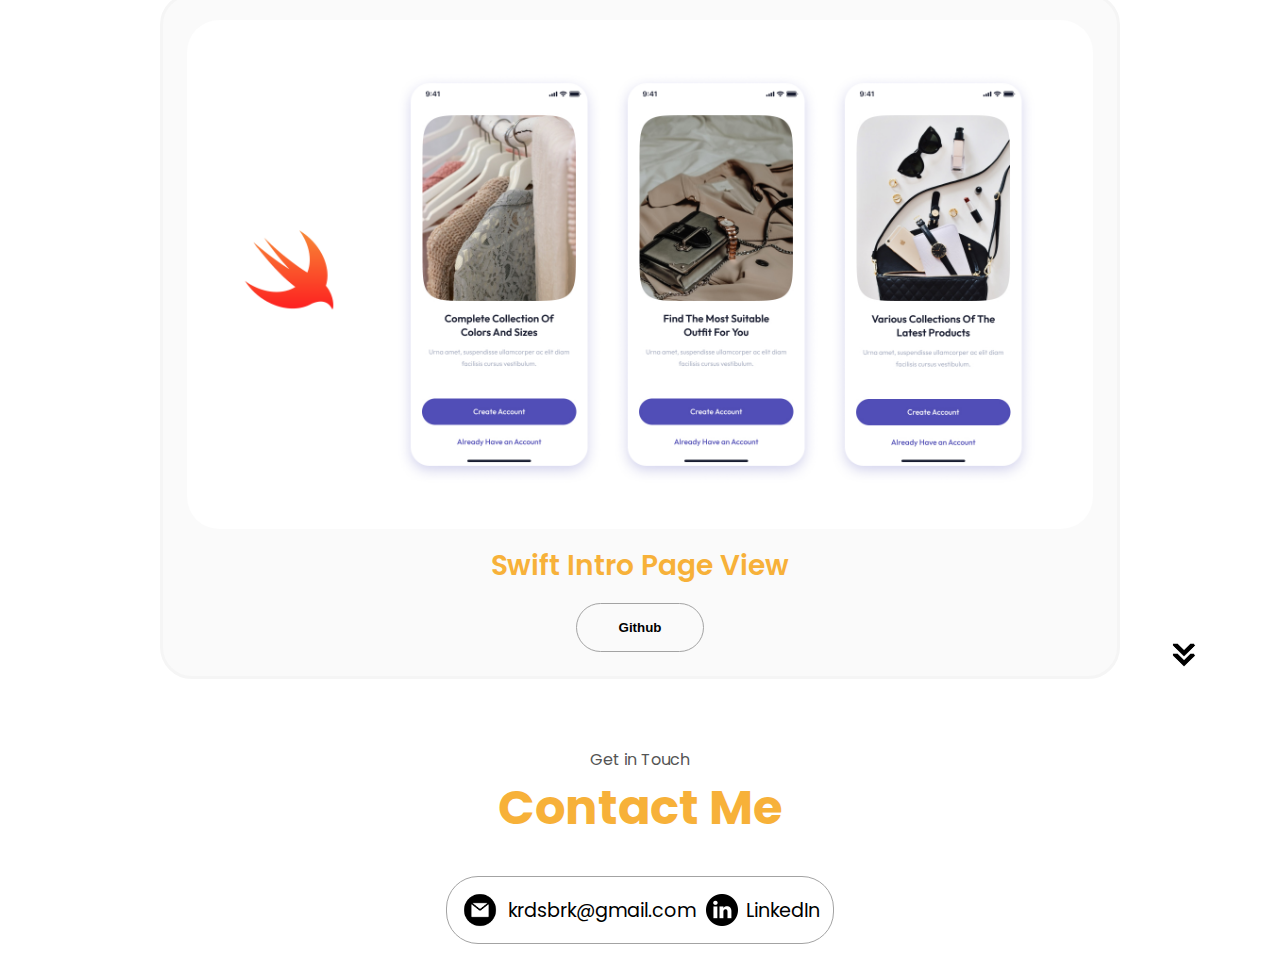
<file: pages/swift_apps.html>
<!DOCTYPE html>
<html lang="en">

<head>
    <meta charset="UTF-8" />
    <meta http-equiv="X-UA-Compatible" content="IE=edge" />
    <meta name="viewport" content="width=device-width, initial-scale=1.0" />
    <title>My Portfolio - Swift Apps</title>
    <link rel="stylesheet" href="../style/style.css" />
    <link rel="stylesheet" href="../style/mediaqueries.css" />
</head>

<body>
    <nav id="desktop-nav">
        <div class="logo"><a href="./index.html">Burak Kardaş</a></div>
        <div>
            <ul class="nav-links">
                <li><a href="./index.html#about">About</a></li>
                <li><a href="./index.html#experience">Experience</a></li>
                <li><a href="#contact" onclick="toggleMenu()">Contact</a></li>
                <li><a href="" onclick="window.open('../assets/CV.pdf')">Download CV</a></li>
            </ul>
        </div>
    </nav>
    <nav id="hamburger-nav">
        <div class="logo"><a href="./index.html">Burak Kardaş</a></div>
        <div class="hamburger-menu">
            <div class="hamburger-icon" onclick="toggleMenu()">
                <span></span>
                <span></span>
                <span></span>
            </div>
            <div class="menu-links">
                <li><a href="./index.html#about" onclick="toggleMenu()">About</a></li>
                <li><a href="./index.html#experience" onclick="toggleMenu()">Experience</a></li>
                <li><a href="./index.html#contact" onclick="toggleMenu()">Contact</a></li>
                <li><a href="" onclick="window.open('../assets/CV.pdf')">Download CV</a></li>
            </div>
        </div>
    </nav>

    <section id="projects">
        <p class="section__text__p1">Swift Apps</p>
        <h1 class="title">Projects</h1>
        <div class="experience-details-container">
            <div class="about-containers">
                <div class="details-container color-container">
                    <div class="article-container">
                        <img src="../assets/AuthSwift.png" alt="Project 2" class="project-img" />
                    </div>
                    <h2 class="experience-sub-title project-title">Swift Auth App</h2>
                    <div class="btn-container">
                        <button class="btn btn-color-2 project-btn"
                            onclick="location.href='https://github.com/burakkardas/AuthSwiftApp'">
                            Github
                        </button>
                    </div>
                </div>
                <div class="details-container color-container">
                    <div class="article-container">
                        <img src="../assets/FoodAppSwift.png" alt="Project 2" class="project-img" />
                    </div>
                    <h2 class="experience-sub-title project-title">Swift Food App</h2>
                    <div class="btn-container">
                        <button class="btn btn-color-2 project-btn"
                            onclick="location.href='https://github.com/burakkardas/SwiftFoodApp'">
                            Github
                        </button>
                    </div>
                </div>
                <div class="details-container color-container">
                    <div class="article-container">
                        <img src="../assets/bmiCalculatorSwfit.png" alt="Project 2" class="project-img" />
                    </div>
                    <h2 class="experience-sub-title project-title">BMI Calculator</h2>
                    <div class="btn-container">
                        <button class="btn btn-color-2 project-btn"
                            onclick="location.href='https://github.com/burakkardas/BMICalculator-Swift'">
                            Github
                        </button>
                    </div>
                </div>
                <div class="details-container color-container">
                    <div class="article-container">
                        <img src="../assets/ChairAppSwift.png" alt="Project 2" class="project-img" />
                    </div>
                    <h2 class="experience-sub-title project-title">Swift Chair App</h2>
                    <div class="btn-container">
                        <button class="btn btn-color-2 project-btn"
                            onclick="location.href='https://github.com/burakkardas/ChairSwiftApp'">
                            Github
                        </button>
                    </div>
                </div>
                <div class="details-container color-container">
                    <div class="article-container">
                        <img src="../assets/swift_intro_page.png" alt="Project 2" class="project-img" />
                    </div>
                    <h2 class="experience-sub-title project-title">Swift Intro Page View</h2>
                    <div class="btn-container">
                        <button class="btn btn-color-2 project-btn"
                            onclick="location.href='https://github.com/burakkardas/SwiftIntroView'">
                            Github
                        </button>
                    </div>
                </div>
            </div>
        </div>
        </div>
        <img src="../assets/arrow.png" alt="Arrow icon" class="icon arrow" onclick="location.href='./#contact'" />
    </section>
    <section id="contact">
        <p class="section__text__p1">Get in Touch</p>
        <h1 class="title">Contact Me</h1>
        <div class="contact-info-upper-container">
            <div class="contact-info-container">
                <img src="../assets/email.png" alt="Email icon" class="icon contact-icon email-icon" />
                <p><a href="mailto:krdsbrk@gmail.com">krdsbrk@gmail.com</a></p>
            </div>
            <div class="contact-info-container">
                <img src="../assets/linkedin.png" alt="LinkedIn icon" class="icon contact-icon" />
                <p><a href="https://www.linkedin.com/in/burak-k-770b4b161/">LinkedIn</a></p>
            </div>
        </div>
    </section>
    <script src="../scripts/script.js"></script>
</body>

</html>
</file>
<file: style/style.css>
/* GENERAL */

@import url("https://fonts.googleapis.com/css2?family=Poppins:wght@300;400;500;600&display=swap");

* {
  margin: 0;
  padding: 0;
}

body {
  font-family: "Poppins", sans-serif;
}

html {
  scroll-behavior: smooth;
}

p {
  color: rgb(85, 85, 85);
}

/* TRANSITION */

a,
.btn {
  transition: all 300ms ease;
}

/* DESKTOP NAV */

nav,
.nav-links {
  display: flex;
}

nav {
  justify-content: space-around;
  align-items: center;
  height: 17vh;
}

.nav-links {
  gap: 2rem;
  list-style: none;
  font-size: 1.5rem;
}

a {
  color: black;
  text-decoration: none;
  text-decoration-color: white;
}

a:hover {
  color: rgb(247, 177, 57);
  text-decoration: underline;
  text-underline-offset: 1rem;
  text-decoration-color: rgb(181, 181, 181);
}

.logo {
  font-size: 2rem;
}

.logo:hover {
  cursor: default;
}

/* HAMBURGER MENU */

#hamburger-nav {
  display: none;
}

.hamburger-menu {
  position: relative;
  display: inline-block;
}

.hamburger-icon {
  display: flex;
  flex-direction: column;
  justify-content: space-between;
  height: 24px;
  width: 30px;
  cursor: pointer;
}

.hamburger-icon span {
  width: 100%;
  height: 2px;
  background-color: black;
  transition: all 0.3 ease-in-out;
}

.menu-links {
  position: absolute;
  top: 100%;
  right: 0;
  background-color: white;
  width: fit-content;
  max-height: 0;
  overflow: hidden;
  transition: all 0.3 ease-in-out;
}

.menu-links a {
  display: block;
  padding: 10px;
  text-align: center;
  font-size: 1.5rem;
  color: black;
  text-decoration: none;
  transition: all 0.3 ease-in-out;
}

.menu-links li {
  list-style: none;
}

.menu-links.open {
  max-height: 300px;
}

.hamburger-icon.open span:first-child {
  transform: rotate(45deg) translate(10px, 5px);
}

.hamburger-icon.open span:nth-child(2) {
  opacity: 0;
}

.hamburger-icon.open span:last-child {
  transform: rotate(-45deg) translate(10px, -5px);
}

.hamburger-icon span:first-child {
  transform: none;
}

.hamburger-icon span:first-child {
  opacity: 1;
}

.hamburger-icon span:first-child {
  transform: none;
}

/* SECTIONS */

section {
  padding-top: 4vh;
  height: 96vh;
  margin: 0 10rem;
  box-sizing: border-box;
  min-height: fit-content;
}

.section-container {
  display: flex;
}

/* PROFILE SECTION */

#profile {
  display: flex;
  justify-content: center;
  gap: 5rem;
  height: 80vh;
}

.section__pic-container {
  display: flex;
  height: 400px;
  width: 400px;
  margin: auto 0;
}

.section__text {
  align-self: center;
  text-align: center;
}

.section__text p {
  font-weight: 600;
}

.section__text__p1 {
  text-align: center;
}

.section__text__p2 {
  font-size: 1.75rem;
  margin-bottom: 1rem;
}

.title {
  font-size: 3rem;
  text-align: center;
  color: rgb(247, 177, 57);

}

#socials-container {
  display: flex;
  justify-content: center;
  margin-top: 1rem;
  gap: 1rem;
}

/* ICONS */

.icon {
  cursor: pointer;
  height: 2rem;
}

/* BUTTONS */

.btn-container {
  display: flex;
  justify-content: center;
  gap: 1rem;
}

.btn {
  font-weight: 600;
  transition: all 300ms ease;
  padding: 1rem;
  width: 8rem;
  border-radius: 2rem;
}

.btn-color-1,
.btn-color-2 {
  border: rgb(53, 53, 53) 0.1rem solid;
}

.btn-color-1:hover,
.btn-color-2:hover {
  cursor: pointer;
}

.btn-color-1,
.btn-color-2:hover {
  background: rgb(53, 53, 53);
  color: white;
}

.btn-color-1:hover {
  background: rgb(0, 0, 0);
}

.btn-color-2 {
  background: none;
}

.btn-color-2:hover {
  border: rgb(255, 255, 255) 0.1rem solid;
}

.btn-container {
  gap: 1rem;
}

/* ABOUT SECTION */

#about {
  position: relative;
}

.about-containers {
  gap: 2rem;
  margin-bottom: 2rem;
  margin-top: 2rem;
  flex-direction: column;
}

.about-details-container {
  justify-content: center;
  flex-direction: column;
}

.about-containers,
.about-details-container {
  display: flex;
}

.about-pic {
  border-radius: 2rem;
}

.arrow {
  position: absolute;
  right: -5rem;
  bottom: 2.5rem;
}

.details-container {
  padding: 1.5rem;
  flex: 1;
  background: white;
  border-radius: 2rem;
  border: rgb(241, 241, 241) 0.2rem solid;
  border-color: rgb(245, 245, 245);
  text-align: center;
}

.section-container {
  gap: 4rem;
  height: 80%;
}

.section__pic-container {
  height: 400px;
  width: 400px;
  margin: auto 0;
}

/* EXPERIENCE SECTION */

#experience {
  position: relative;
}

.experience-sub-title {
  color: rgb(85, 85, 85);
  font-weight: 600;
  font-size: 1.75rem;
  margin-bottom: 2rem;
}

.experience-details-container {
  display: flex;
  color: blue;
  justify-content: center;
  flex-direction: column;

}

.article-container {
  display: flex;
  text-align: initial;
  flex-wrap: wrap;
  flex-direction: row;
  gap: 2.5rem;
  justify-content: space-around;
}

article {
  display: flex;
  width: 10rem;
  justify-content: space-around;
  gap: 0.5rem;
}

article .icon {
  cursor: default;
}

/* PROJECTS SECTION */

#projects {
  position: relative;
}

.color-container {
  border-color: rgb(245, 245, 245);
  background: rgb(250, 250, 250);
}

.project-img {
  border-radius: 2rem;
  width: 100%;
  height: auto;

}

.project-title {
  margin: 1rem;
  color: rgb(247, 177, 57);

}

.project-btn {
  color: black;
  border-color: rgb(163, 163, 163);
}

/* CONTACT */

#contact {
  display: flex;
  justify-content: center;
  flex-direction: column;
  height: 70vh;
}

.contact-info-upper-container {
  display: flex;
  justify-content: center;
  border-radius: 2rem;
  border: rgb(53, 53, 53) 0.1rem solid;
  border-color: rgb(163, 163, 163);
  background: (250, 250, 250);
  margin: 2rem auto;
  padding: 0.5rem;
}

.contact-info-container {
  display: flex;
  align-items: center;
  justify-content: center;
  gap: 0.5rem;
  margin: 5px;
}

.contact-info-container p {
  font-size: larger;
}

.contact-icon {
  cursor: default;
}

.email-icon {
  height: 2.5rem;
}

/* FOOTER SECTION */

footer {
  height: 26vh;
  margin: 0 1rem;
}

footer p {
  text-align: center;
}
</file>
<file: style/mediaqueries.css>
@media screen and (max-width: 1400px) {
  #profile {
    height: 83vh;
    margin-bottom: 6rem;
  }
  .about-containers {
    flex-wrap: wrap;
  }
  #contact,
  #projects {
    height: fit-content;
  }
}

@media screen and (max-width: 1200px) {
  #desktop-nav {
    display: none;
  }
  #hamburger-nav {
    display: flex;
  }
  #experience,
  .experience-details-container {
    margin-top: 2rem;
  }
  #profile,
  .section-container {
    display: block;
  }
  .arrow {
    display: none;
  }
  section,
  .section-container {
    height: fit-content;
  }
  section {
    margin: 0 5%;
  }
  .section__pic-container {
    width: 275px;
    height: 275px;
    margin: 0 auto 2rem;
  }
  .about-containers {
    margin-top: 0;
  }
}

@media screen and (max-width: 600px) {
  #contact,
  footer {
    height: 40vh;
  }
  #profile {
    height: 83vh;
    margin-bottom: 0;
  }
  article {
    font-size: 1rem;
  }
  footer nav {
    height: fit-content;
    margin-bottom: 2rem;
  }
  .about-containers,
  .contact-info-upper-container,
  .btn-container {
    flex-wrap: wrap;
  }
  .contact-info-container {
    margin: 0;
  }
  .contact-info-container p,
  .nav-links li a {
    font-size: 1rem;
  }
  .experience-sub-title {
    font-size: 1.25rem;
  }
  .logo {
    font-size: 1.5rem;
  }
  .nav-links {
    flex-direction: column;
    gap: 0.5rem;
    text-align: center;
  }
  .section__pic-container {
    width: auto;
    height: 46vw;
    justify-content: center;
  }
  .section__text__p2 {
    font-size: 1.25rem;
  }
  .title {
    font-size: 2rem;
  }
  .text-container {
    text-align: justify;
  }
}
</file>
<file: Portfolio/css/main.css>
@import url('https://fonts.googleapis.com/css2?family=Bai+Jamjuree:wght@400;500;600;700&display=swap');

:root {
    --color-body: #b6cbce;
    --color-heading: #eef3db;
    --color-base: #0D0D0D;
    --color-base2: #181818;
    --color-brand: #F2CB05;
    --color-brand2: #F29F05;
    --sidbar-width: 240px;
    --font-base: "Bai Jamjuree";
}

body {
    background-color: var(--color-base2);
    color: var(--color-body);
    font-family: var(--font-base), sans-serif;
}

h1,
h2,
h3,
h4,
h5,
h6 {
    color: var(--color-heading);
    font-weight: 700;
}

a {
    text-decoration: none;
    color: var(--color-body);
    transition: all 0.4s ease;
}

a:hover {
    color: var(--color-brand);
}

img {
    width: 100%;
}

.text-brand {
    color: var(--color-brand);
}

.bg-base {
    background-color: var(--color-base);
}

.full-height {
    min-height: 100vh;
    height: 100%;
    display: flex;
    flex-direction: column;
    justify-content: center;
    padding-top: 80px;
    padding-bottom: 80px;
    border-bottom: 2px solid rgba(255, 255, 255, 0.1);
}

.my-image {
    width: 12px;
    height: 12px;
}

.shadow-effect {
    transition: all 0.5s;
}

.shadow-effect:hover {
    box-shadow: -6px 6px 0 0 var(--color-brand);
}

.iconbox {
    width: 60px;
    height: 60px;
    display: flex;
    align-items: center;
    justify-content: center;
    font-size: 32px;
    background-color: var(--color-brand);
    color: var(--color-base);
}

/* NAVBAR */
.navbar {
    background-color: var(--color-base);
}

.navbar .nav-link {
    font-weight: 700;
    text-transform: uppercase;
    color: #fff;
}

.navbar .nav-link:hover {
    color: var(--color-brand);
}

.navbar .nav-link.active {
    color: var(--color-brand);
}

@media (min-width: 992px) {
    .navbar {
        min-height: 100vh;
        width: var(--sidbar-width);
        background-color: var(--color-base);
        background-size: cover;
        background-position: center;
    }

    .navbar-brand img {
        border: 8px solid var(--color-brand);
    }

    /* CONTENT WRAPPER */
    #content-wrapper {
        padding-left: var(--sidbar-width);
    }
}

/* BTN */
.btn {
    padding: 12px 28px;
    font-weight: 700;
}

.btn-brand {
    background-color: var(--color-brand);
    border-color: var(--color-brand);
    color: var(--color-base);
}

.btn-brand:hover,
.btn-brand:focus {
    background-color: var(--color-brand2);
    color: var(--color-base);
    border-color: var(--color-brand2);
}

.link-custom {
    font-weight: 700;
    position: relative;
}

.link-custom::after {
    content: "";
    width: 0%;
    height: 2px;
    background-color: var(--color-brand);
    position: absolute;
    left: 0;
    top: 110%;
    transition: all 0.4s;
}

.link-custom:hover::after {
    width: 100%;
}

/* CARD */
.card-custom .card-custom-image {
    overflow: hidden;
}

.card-custom .card-custom-image img {
    transition: all 0.4s ease;
}

/* CONTACT */
#contact .form-control {
    background-color: var(--color-base);
    border-color: var(--color-base);
    color: var(--color-body);
}

#contact .form-control:focus {
    border-color: var(--color-brand);
    box-shadow: none;
}

#contact .form-control::placeholder {
    color: var(--color-body);
}

#contact input.form-control {
    height: 44px;
}

/* SOCIAL ICONS */
.social-icons {}

.social-icons a {
    width: 40px;
    height: 40px;
    display: inline-flex;
    align-items: center;
    justify-content: center;
    background-color: var(--color-base);
    border-radius: 100px;
    font-size: 24px;
}
</file>
